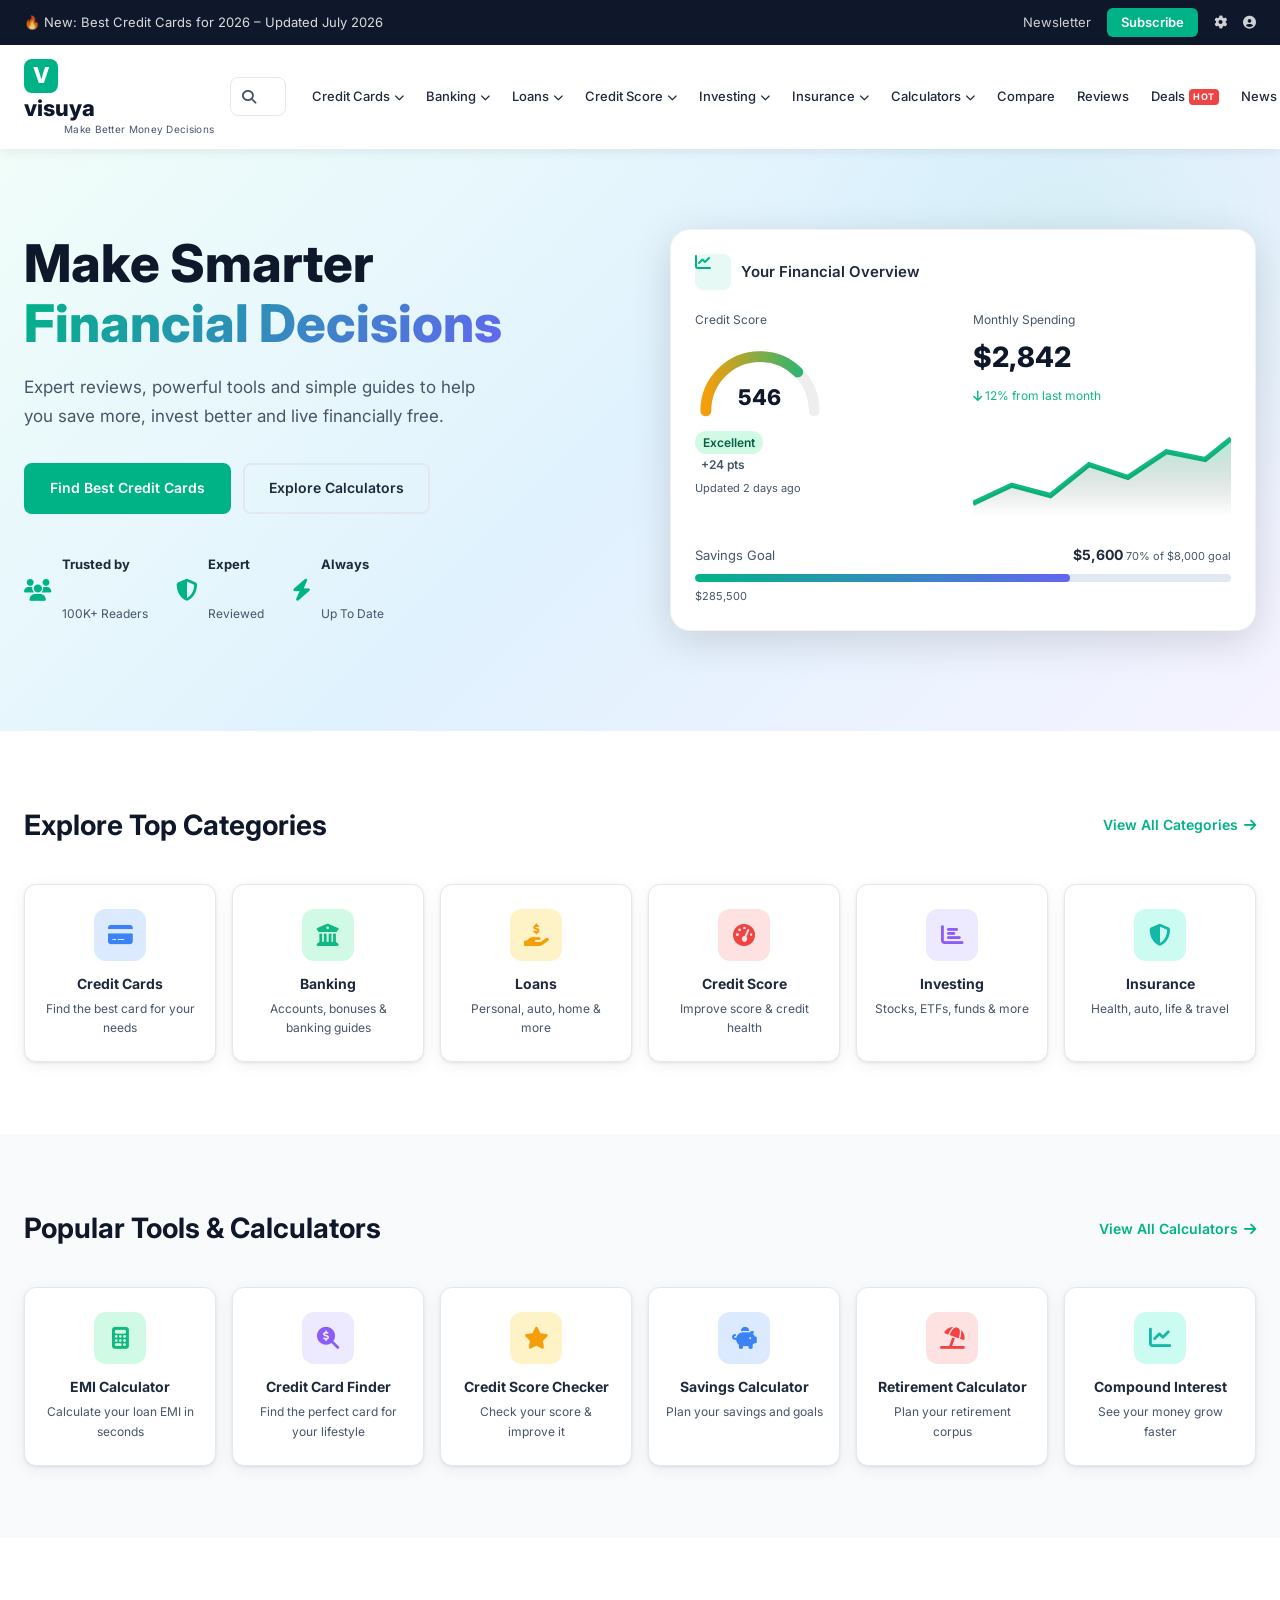
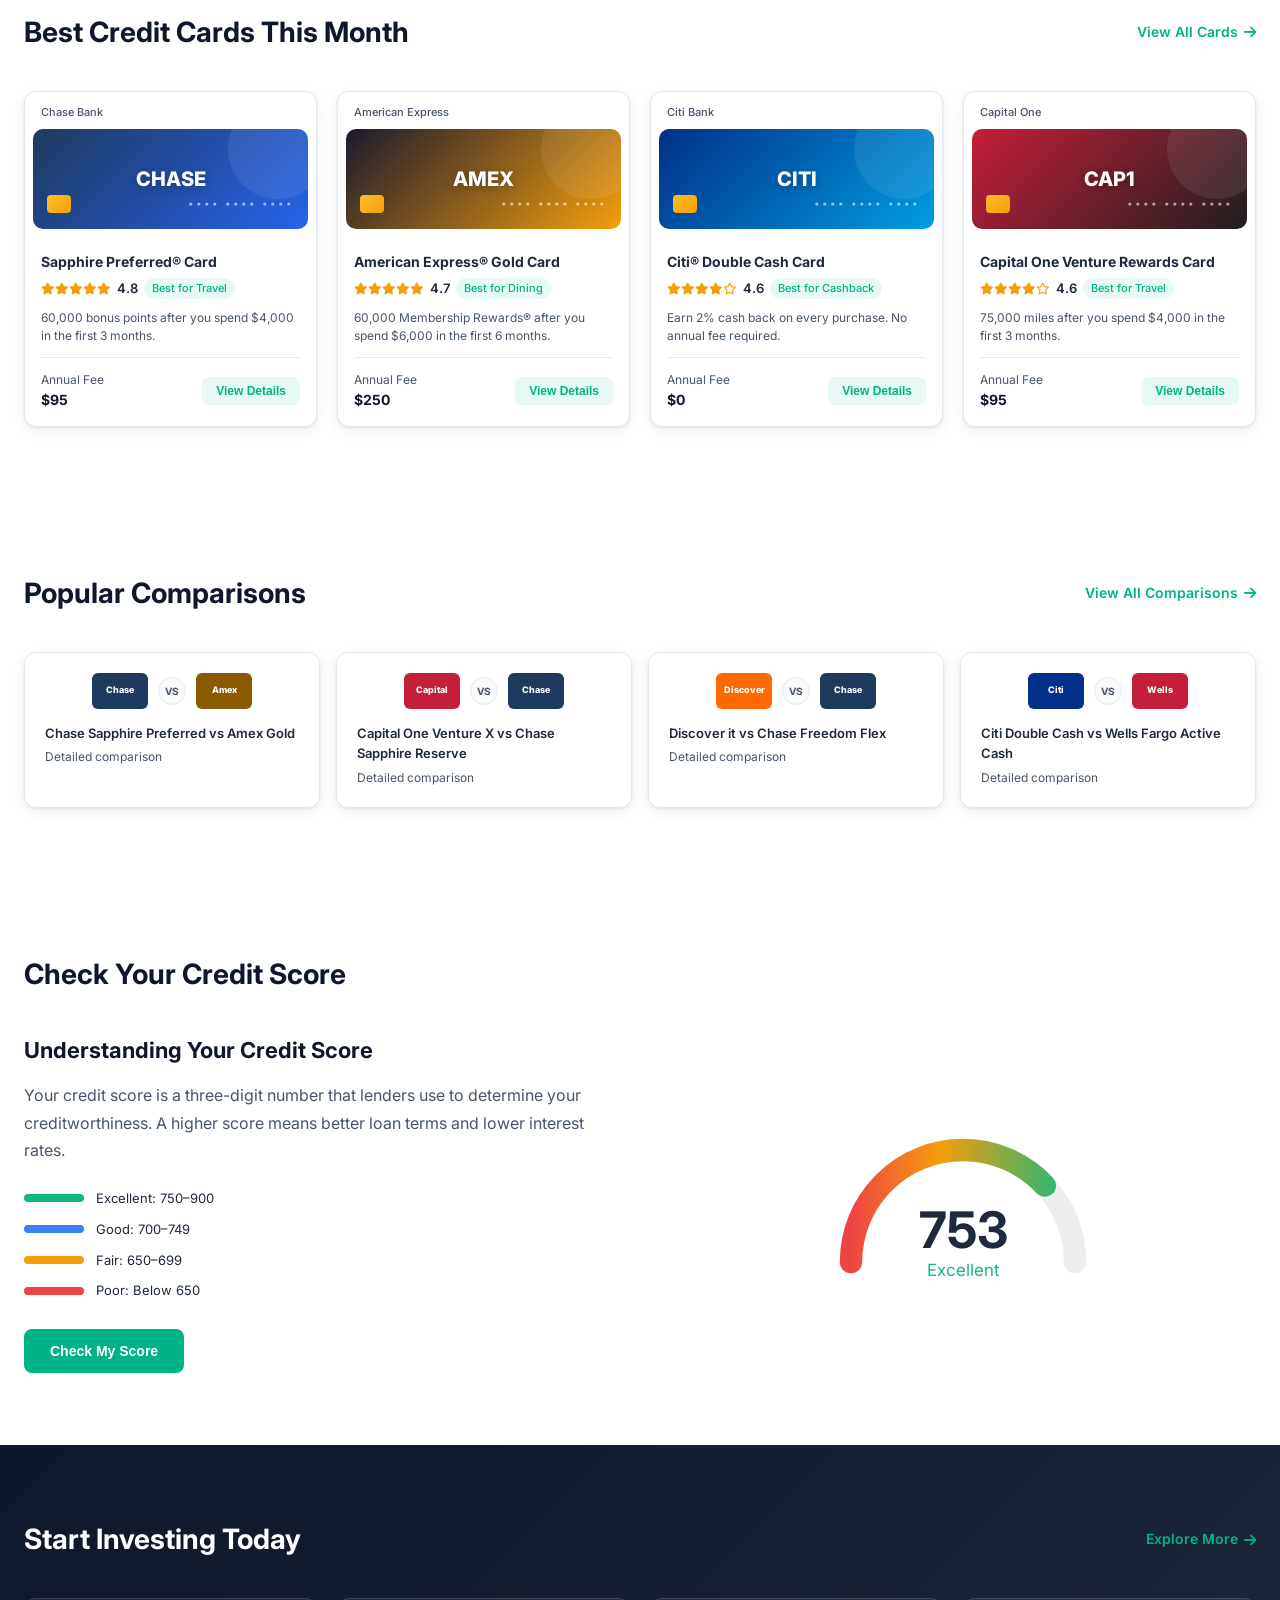
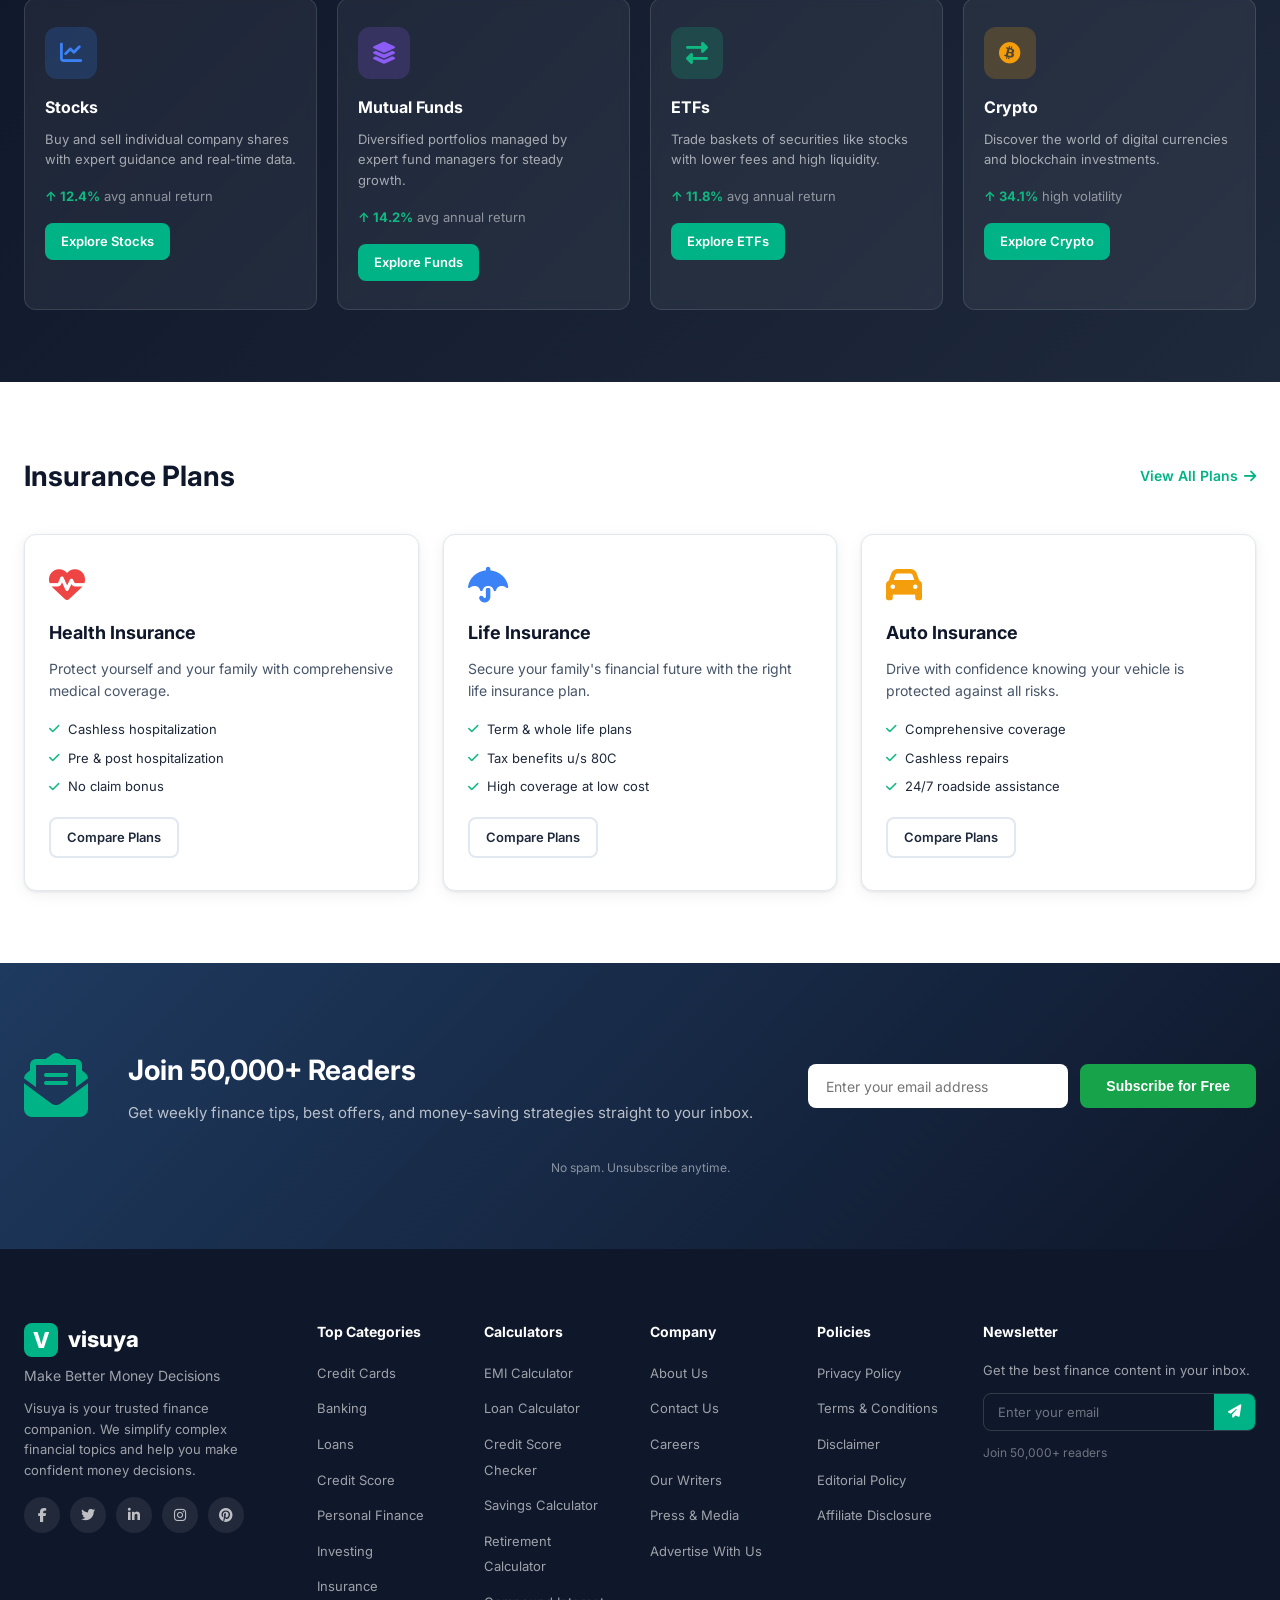
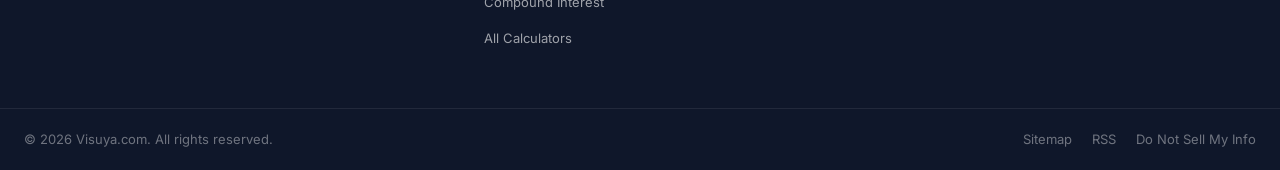
<file: index.html>
<!DOCTYPE html>
<html lang="en">
<head>
  <meta charset="UTF-8" />
  <meta name="viewport" content="width=device-width, initial-scale=1.0" />
  <title>Visuya – Make Better Money Decisions</title>
  <meta name="description" content="Expert reviews, powerful tools and simple guides to help you save more, invest better and live financially free." />
  <link rel="stylesheet" href="style.css" />
  <link href="https://fonts.googleapis.com/css2?family=Inter:wght@300;400;500;600;700;800&display=swap" rel="stylesheet" />
  <link rel="stylesheet" href="https://cdnjs.cloudflare.com/ajax/libs/font-awesome/6.5.0/css/all.min.css" />
</head>
<body>

<!-- ========== TOP BAR ========== -->
<div class="top-bar">
  <div class="container top-bar-inner">
    <span>🔥 New: Best Credit Cards for 2026 – Updated July 2026</span>
    <div class="top-bar-links">
      <a href="#newsletter">Newsletter</a>
      <a href="#subscribe" class="btn-subscribe">Subscribe</a>
      <a href="#"><i class="fas fa-cog"></i></a>
      <a href="#"><i class="fas fa-user-circle"></i></a>
    </div>
  </div>
</div>

<!-- ========== HEADER / NAVBAR ========== -->
<header class="header" id="header">
  <div class="container header-inner">
    <a href="#" class="logo">
      <span class="logo-v">V</span><span class="logo-text">visuya</span>
      <small>Make Better Money Decisions</small>
    </a>

    <div class="search-bar">
      <i class="fas fa-search"></i>
      <input type="text" id="searchInput" placeholder="Search cards, loans, calculators & more..." />
      <div class="search-dropdown" id="searchDropdown"></div>
    </div>

    <nav class="nav-menu" id="navMenu">
      <div class="nav-item dropdown">
        <a href="credit-cards.html">Credit Cards <i class="fas fa-chevron-down"></i></a>
        <div class="dropdown-content">
          <a href="#credit-cards">Best Credit Cards</a>
          <a href="#credit-cards">Travel Cards</a>
          <a href="#credit-cards">Cashback Cards</a>
          <a href="#credit-cards">Dining Cards</a>
          <a href="#credit-cards">No Annual Fee</a>
        </div>
      </div>
      <div class="nav-item dropdown">
        <a href="banking.html">Banking <i class="fas fa-chevron-down"></i></a>
        <div class="dropdown-content">
          <a href="#banking">Savings Accounts</a>
          <a href="#banking">Current Accounts</a>
          <a href="#banking">Fixed Deposits</a>
          <a href="#banking">Digital Banks</a>
        </div>
      </div>
      <div class="nav-item dropdown">
        <a href="loans.html">Loans <i class="fas fa-chevron-down"></i></a>
        <div class="dropdown-content">
          <a href="#loans">Personal Loans</a>
          <a href="#loans">Home Loans</a>
          <a href="#loans">Auto Loans</a>
          <a href="#loans">Education Loans</a>
        </div>
      </div>
      <div class="nav-item dropdown">
        <a href="credit-score.html">Credit Score <i class="fas fa-chevron-down"></i></a>
        <div class="dropdown-content">
          <a href="#credit-score">Check Score</a>
          <a href="#credit-score">Improve Score</a>
          <a href="#credit-score">Score Guide</a>
        </div>
      </div>
      <div class="nav-item dropdown">
        <a href="investing.html">Investing <i class="fas fa-chevron-down"></i></a>
        <div class="dropdown-content">
          <a href="#investing">Stocks</a>
          <a href="#investing">Mutual Funds</a>
          <a href="#investing">ETFs</a>
          <a href="#investing">Crypto</a>
        </div>
      </div>
      <div class="nav-item dropdown">
        <a href="insurance.html">Insurance <i class="fas fa-chevron-down"></i></a>
        <div class="dropdown-content">
          <a href="#insurance">Health Insurance</a>
          <a href="#insurance">Life Insurance</a>
          <a href="#insurance">Auto Insurance</a>
        </div>
      </div>
      <div class="nav-item dropdown">
        <a href="calculators.html">Calculators <i class="fas fa-chevron-down"></i></a>
        <div class="dropdown-content">
          <a href="#calculators">EMI Calculator</a>
          <a href="#calculators">Savings Calculator</a>
          <a href="#calculators">Retirement Calculator</a>
          <a href="#calculators">Compound Interest</a>
        </div>
      </div>
      <div class="nav-item"><a href="compare.html">Compare</a></div>
      <div class="nav-item"><a href="reviews.html">Reviews</a></div>
      <div class="nav-item"><a href="deals.html" class="deals-badge">Deals <span class="hot">HOT</span></a></div>
      <div class="nav-item"><a href="news.html">News</a></div>
    </nav>

    <button class="hamburger" id="hamburger" aria-label="Menu">
      <span></span><span></span><span></span>
    </button>
  </div>
</header>

<!-- ========== HERO SECTION ========== -->
<section class="hero" id="home">
  <div class="container hero-inner">
    <div class="hero-content">
      <h1>Make Smarter<br><span class="highlight">Financial Decisions</span></h1>
      <p>Expert reviews, powerful tools and simple guides to help you save more, invest better and live financially free.</p>
      <div class="hero-buttons">
        <a href="#credit-cards" class="btn btn-primary">Find Best Credit Cards</a>
        <a href="#calculators" class="btn btn-outline">Explore Calculators</a>
      </div>
      <div class="hero-trust">
        <div class="trust-item">
          <i class="fas fa-users"></i>
          <div><strong>Trusted by</strong><br><small>100K+ Readers</small></div>
        </div>
        <div class="trust-item">
          <i class="fas fa-shield-alt"></i>
          <div><strong>Expert</strong><br><small>Reviewed</small></div>
        </div>
        <div class="trust-item">
          <i class="fas fa-bolt"></i>
          <div><strong>Always</strong><br><small>Up To Date</small></div>
        </div>
      </div>
    </div>

    <div class="hero-widget">
      <div class="widget-card">
        <div class="widget-header">
          <i class="fas fa-chart-line widget-icon"></i>
          <span>Your Financial Overview</span>
        </div>
        <div class="widget-grid">
          <div class="widget-item">
            <small>Credit Score</small>
            <div class="score-gauge">
              <svg viewBox="0 0 120 80" class="gauge-svg">
                <path d="M10,70 A50,50 0 0,1 110,70" fill="none" stroke="#eee" stroke-width="10" stroke-linecap="round"/>
                <path d="M10,70 A50,50 0 0,1 110,70" fill="none" stroke="url(#scoreGrad)" stroke-width="10" stroke-linecap="round"
                  stroke-dasharray="157" stroke-dashoffset="40" class="gauge-fill"/>
                <defs>
                  <linearGradient id="scoreGrad" x1="0%" y1="0%" x2="100%" y2="0%">
                    <stop offset="0%" style="stop-color:#f59e0b"/>
                    <stop offset="100%" style="stop-color:#10b981"/>
                  </linearGradient>
                </defs>
                <text x="60" y="65" text-anchor="middle" class="gauge-number">753</text>
              </svg>
            </div>
            <span class="score-label excellent">Excellent</span>
            <small class="score-change">+24 pts</small>
            <p class="score-updated">Updated 2 days ago</p>
          </div>
          <div class="widget-item">
            <small>Monthly Spending</small>
            <div class="spending-amount">$2,842</div>
            <div class="spending-change negative"><i class="fas fa-arrow-down"></i> 12% from last month</div>
            <div class="mini-chart">
              <svg viewBox="0 0 100 40" class="sparkline">
                <polyline points="0,35 15,28 30,32 45,20 60,25 75,15 90,18 100,10" fill="none" stroke="#10b981" stroke-width="2"/>
                <polyline points="0,35 15,28 30,32 45,20 60,25 75,15 90,18 100,10 100,40 0,40" fill="url(#chartGrad)" opacity="0.3"/>
                <defs>
                  <linearGradient id="chartGrad" x1="0" y1="0" x2="0" y2="1">
                    <stop offset="0%" style="stop-color:#10b981"/>
                    <stop offset="100%" style="stop-color:transparent"/>
                  </linearGradient>
                </defs>
              </svg>
            </div>
          </div>
        </div>
        <div class="widget-savings">
          <div class="savings-header">
            <span>Savings Goal</span>
            <span class="savings-amount">$5,600 <small>70% of $8,000 goal</small></span>
          </div>
          <div class="progress-bar">
            <div class="progress-fill" style="width: 70%"></div>
          </div>
          <div class="savings-footer">
            <span>$285,500</span>
          </div>
        </div>
      </div>
    </div>
  </div>
</section>

<!-- ========== CATEGORIES SECTION ========== -->
<section class="section categories-section" id="categories">
  <div class="container">
    <div class="section-header">
      <h2>Explore Top Categories</h2>
      <a href="#" class="view-all">View All Categories <i class="fas fa-arrow-right"></i></a>
    </div>
    <div class="categories-grid">
      <a href="#credit-cards" class="category-card">
        <div class="cat-icon blue"><i class="fas fa-credit-card"></i></div>
        <h3>Credit Cards</h3>
        <p>Find the best card for your needs</p>
      </a>
      <a href="#banking" class="category-card">
        <div class="cat-icon green"><i class="fas fa-university"></i></div>
        <h3>Banking</h3>
        <p>Accounts, bonuses & banking guides</p>
      </a>
      <a href="#loans" class="category-card">
        <div class="cat-icon orange"><i class="fas fa-hand-holding-usd"></i></div>
        <h3>Loans</h3>
        <p>Personal, auto, home & more</p>
      </a>
      <a href="#credit-score" class="category-card">
        <div class="cat-icon red"><i class="fas fa-tachometer-alt"></i></div>
        <h3>Credit Score</h3>
        <p>Improve score & credit health</p>
      </a>
      <a href="#investing" class="category-card">
        <div class="cat-icon purple"><i class="fas fa-chart-bar"></i></div>
        <h3>Investing</h3>
        <p>Stocks, ETFs, funds & more</p>
      </a>
      <a href="#insurance" class="category-card">
        <div class="cat-icon teal"><i class="fas fa-shield-alt"></i></div>
        <h3>Insurance</h3>
        <p>Health, auto, life & travel</p>
      </a>
    </div>
  </div>
</section>

<!-- ========== TOOLS & CALCULATORS ========== -->
<section class="section tools-section" id="calculators">
  <div class="container">
    <div class="section-header">
      <h2>Popular Tools &amp; Calculators</h2>
      <a href="#" class="view-all">View All Calculators <i class="fas fa-arrow-right"></i></a>
    </div>
    <div class="tools-grid">
      <div class="tool-card" onclick="openCalculator('emi')">
        <div class="tool-icon green"><i class="fas fa-calculator"></i></div>
        <h3>EMI Calculator</h3>
        <p>Calculate your loan EMI in seconds</p>
      </div>
      <div class="tool-card" onclick="openCalculator('finder')">
        <div class="tool-icon purple"><i class="fas fa-search-dollar"></i></div>
        <h3>Credit Card Finder</h3>
        <p>Find the perfect card for your lifestyle</p>
      </div>
      <div class="tool-card" onclick="openCalculator('score')">
        <div class="tool-icon orange"><i class="fas fa-star"></i></div>
        <h3>Credit Score Checker</h3>
        <p>Check your score & improve it</p>
      </div>
      <div class="tool-card" onclick="openCalculator('savings')">
        <div class="tool-icon blue"><i class="fas fa-piggy-bank"></i></div>
        <h3>Savings Calculator</h3>
        <p>Plan your savings and goals</p>
      </div>
      <div class="tool-card" onclick="openCalculator('retirement')">
        <div class="tool-icon red"><i class="fas fa-umbrella-beach"></i></div>
        <h3>Retirement Calculator</h3>
        <p>Plan your retirement corpus</p>
      </div>
      <div class="tool-card" onclick="openCalculator('compound')">
        <div class="tool-icon teal"><i class="fas fa-chart-line"></i></div>
        <h3>Compound Interest</h3>
        <p>See your money grow faster</p>
      </div>
    </div>
  </div>
</section>

<!-- ========== CALCULATOR MODAL ========== -->
<div class="modal-overlay" id="calcModal">
  <div class="modal-box">
    <button class="modal-close" onclick="closeCalculator()"><i class="fas fa-times"></i></button>
    <div id="calcContent"></div>
  </div>
</div>

<!-- ========== BEST CREDIT CARDS ========== -->
<section class="section cards-section" id="credit-cards">
  <div class="container">
    <div class="section-header">
      <h2>Best Credit Cards This Month</h2>
      <a href="#" class="view-all">View All Cards <i class="fas fa-arrow-right"></i></a>
    </div>
    <div class="cards-grid" id="cardsGrid">
      <!-- JS Rendered -->
    </div>
  </div>
</section>

<!-- ========== POPULAR COMPARISONS ========== -->
<section class="section comparisons-section" id="comparisons">
  <div class="container">
    <div class="section-header">
      <h2>Popular Comparisons</h2>
      <a href="#" class="view-all">View All Comparisons <i class="fas fa-arrow-right"></i></a>
    </div>
    <div class="comparisons-grid" id="comparisonsGrid">
      <!-- JS Rendered -->
    </div>
  </div>
</section>

<!-- ========== CREDIT SCORE SECTION ========== -->
<section class="section" id="credit-score">
  <div class="container">
    <div class="section-header">
      <h2>Check Your Credit Score</h2>
    </div>
    <div class="score-section">
      <div class="score-info">
        <h3>Understanding Your Credit Score</h3>
        <p>Your credit score is a three-digit number that lenders use to determine your creditworthiness. A higher score means better loan terms and lower interest rates.</p>
        <div class="score-ranges">
          <div class="range-item">
            <div class="range-bar excellent-bar"></div>
            <span>Excellent: 750–900</span>
          </div>
          <div class="range-item">
            <div class="range-bar good-bar"></div>
            <span>Good: 700–749</span>
          </div>
          <div class="range-item">
            <div class="range-bar fair-bar"></div>
            <span>Fair: 650–699</span>
          </div>
          <div class="range-item">
            <div class="range-bar poor-bar"></div>
            <span>Poor: Below 650</span>
          </div>
        </div>
        <button class="btn btn-primary" onclick="openCalculator('score')">Check My Score</button>
      </div>
      <div class="score-visual">
        <div class="big-gauge">
          <svg viewBox="0 0 200 130" width="100%">
            <path d="M20,110 A80,80 0 0,1 180,110" fill="none" stroke="#eee" stroke-width="16" stroke-linecap="round"/>
            <path d="M20,110 A80,80 0 0,1 180,110" fill="none" stroke="url(#bigGrad)" stroke-width="16" stroke-linecap="round"
              stroke-dasharray="251" stroke-dashoffset="60" class="gauge-fill-anim"/>
            <defs>
              <linearGradient id="bigGrad" x1="0%" y1="0%" x2="100%" y2="0%">
                <stop offset="0%" style="stop-color:#ef4444"/>
                <stop offset="40%" style="stop-color:#f59e0b"/>
                <stop offset="100%" style="stop-color:#10b981"/>
              </linearGradient>
            </defs>
            <text x="100" y="100" text-anchor="middle" font-size="36" font-weight="700" fill="#1e293b">753</text>
            <text x="100" y="120" text-anchor="middle" font-size="12" fill="#10b981">Excellent</text>
          </svg>
        </div>
      </div>
    </div>
  </div>
</section>

<!-- ========== INVESTING SECTION ========== -->
<section class="section investing-section" id="investing">
  <div class="container">
    <div class="section-header">
      <h2>Start Investing Today</h2>
      <a href="#" class="view-all">Explore More <i class="fas fa-arrow-right"></i></a>
    </div>
    <div class="investing-grid">
      <div class="invest-card">
        <div class="invest-icon stocks"><i class="fas fa-chart-line"></i></div>
        <h3>Stocks</h3>
        <p>Buy and sell individual company shares with expert guidance and real-time data.</p>
        <div class="invest-stat"><span class="up">↑ 12.4%</span> avg annual return</div>
        <a href="#" class="btn btn-sm">Explore Stocks</a>
      </div>
      <div class="invest-card">
        <div class="invest-icon mf"><i class="fas fa-layer-group"></i></div>
        <h3>Mutual Funds</h3>
        <p>Diversified portfolios managed by expert fund managers for steady growth.</p>
        <div class="invest-stat"><span class="up">↑ 14.2%</span> avg annual return</div>
        <a href="#" class="btn btn-sm">Explore Funds</a>
      </div>
      <div class="invest-card">
        <div class="invest-icon etf"><i class="fas fa-exchange-alt"></i></div>
        <h3>ETFs</h3>
        <p>Trade baskets of securities like stocks with lower fees and high liquidity.</p>
        <div class="invest-stat"><span class="up">↑ 11.8%</span> avg annual return</div>
        <a href="#" class="btn btn-sm">Explore ETFs</a>
      </div>
      <div class="invest-card">
        <div class="invest-icon crypto"><i class="fab fa-bitcoin"></i></div>
        <h3>Crypto</h3>
        <p>Discover the world of digital currencies and blockchain investments.</p>
        <div class="invest-stat"><span class="up">↑ 34.1%</span> high volatility</div>
        <a href="#" class="btn btn-sm">Explore Crypto</a>
      </div>
    </div>
  </div>
</section>

<!-- ========== INSURANCE SECTION ========== -->
<section class="section" id="insurance">
  <div class="container">
    <div class="section-header">
      <h2>Insurance Plans</h2>
      <a href="#" class="view-all">View All Plans <i class="fas fa-arrow-right"></i></a>
    </div>
    <div class="insurance-grid">
      <div class="insurance-card">
        <i class="fas fa-heartbeat ins-icon health"></i>
        <h3>Health Insurance</h3>
        <p>Protect yourself and your family with comprehensive medical coverage.</p>
        <ul>
          <li><i class="fas fa-check"></i> Cashless hospitalization</li>
          <li><i class="fas fa-check"></i> Pre & post hospitalization</li>
          <li><i class="fas fa-check"></i> No claim bonus</li>
        </ul>
        <a href="#" class="btn btn-outline btn-sm">Compare Plans</a>
      </div>
      <div class="insurance-card">
        <i class="fas fa-umbrella ins-icon life"></i>
        <h3>Life Insurance</h3>
        <p>Secure your family's financial future with the right life insurance plan.</p>
        <ul>
          <li><i class="fas fa-check"></i> Term & whole life plans</li>
          <li><i class="fas fa-check"></i> Tax benefits u/s 80C</li>
          <li><i class="fas fa-check"></i> High coverage at low cost</li>
        </ul>
        <a href="#" class="btn btn-outline btn-sm">Compare Plans</a>
      </div>
      <div class="insurance-card">
        <i class="fas fa-car ins-icon auto"></i>
        <h3>Auto Insurance</h3>
        <p>Drive with confidence knowing your vehicle is protected against all risks.</p>
        <ul>
          <li><i class="fas fa-check"></i> Comprehensive coverage</li>
          <li><i class="fas fa-check"></i> Cashless repairs</li>
          <li><i class="fas fa-check"></i> 24/7 roadside assistance</li>
        </ul>
        <a href="#" class="btn btn-outline btn-sm">Compare Plans</a>
      </div>
    </div>
  </div>
</section>

<!-- ========== NEWSLETTER SECTION ========== -->
<section class="newsletter-section" id="newsletter">
  <div class="container newsletter-inner">
    <div class="newsletter-icon">
      <i class="fas fa-envelope-open-text"></i>
    </div>
    <div class="newsletter-content">
      <h2>Join 50,000+ Readers</h2>
      <p>Get weekly finance tips, best offers, and money-saving strategies straight to your inbox.</p>
    </div>
    <form class="newsletter-form" id="newsletterForm" onsubmit="handleNewsletterSubmit(event)">
      <input type="email" id="emailInput" placeholder="Enter your email address" required />
      <button type="submit" class="btn btn-green">Subscribe for Free</button>
    </form>
    <p class="newsletter-note">No spam. Unsubscribe anytime.</p>
  </div>
</section>

<!-- ========== FOOTER ========== -->
<footer class="footer" id="footer">
  <div class="container footer-inner">
    <div class="footer-brand">
      <a href="#" class="logo footer-logo">
        <span class="logo-v">V</span><span class="logo-text">visuya</span>
      </a>
      <p>Make Better Money Decisions</p>
      <p class="footer-desc">Visuya is your trusted finance companion. We simplify complex financial topics and help you make confident money decisions.</p>
      <div class="social-links">
        <a href="#"><i class="fab fa-facebook-f"></i></a>
        <a href="#"><i class="fab fa-twitter"></i></a>
        <a href="#"><i class="fab fa-linkedin-in"></i></a>
        <a href="#"><i class="fab fa-instagram"></i></a>
        <a href="#"><i class="fab fa-pinterest"></i></a>
      </div>
    </div>
    <div class="footer-col">
      <h4>Top Categories</h4>
      <ul>
        <li><a href="credit-cards.html">Credit Cards</a></li>
        <li><a href="banking.html">Banking</a></li>
        <li><a href="loans.html">Loans</a></li>
        <li><a href="credit-score.html">Credit Score</a></li>
        <li><a href="index.html">Personal Finance</a></li>
        <li><a href="investing.html">Investing</a></li>
        <li><a href="insurance.html">Insurance</a></li>
      </ul>
    </div>
    <div class="footer-col">
      <h4>Calculators</h4>
      <ul>
        <li><a href="#" onclick="openCalculator('emi')">EMI Calculator</a></li>
        <li><a href="#" onclick="openCalculator('savings')">Loan Calculator</a></li>
        <li><a href="#" onclick="openCalculator('score')">Credit Score Checker</a></li>
        <li><a href="#" onclick="openCalculator('savings')">Savings Calculator</a></li>
        <li><a href="#" onclick="openCalculator('retirement')">Retirement Calculator</a></li>
        <li><a href="#" onclick="openCalculator('compound')">Compound Interest</a></li>
        <li><a href="#calculators">All Calculators</a></li>
      </ul>
    </div>
    <div class="footer-col">
      <h4>Company</h4>
      <ul>
        <li><a href="#about">About Us</a></li>
        <li><a href="#contact">Contact Us</a></li>
        <li><a href="#">Careers</a></li>
        <li><a href="#">Our Writers</a></li>
        <li><a href="#">Press &amp; Media</a></li>
        <li><a href="#">Advertise With Us</a></li>
      </ul>
    </div>
    <div class="footer-col">
      <h4>Policies</h4>
      <ul>
        <li><a href="#">Privacy Policy</a></li>
        <li><a href="#">Terms &amp; Conditions</a></li>
        <li><a href="#">Disclaimer</a></li>
        <li><a href="#">Editorial Policy</a></li>
        <li><a href="#">Affiliate Disclosure</a></li>
      </ul>
    </div>
    <div class="footer-col">
      <h4>Newsletter</h4>
      <p>Get the best finance content in your inbox.</p>
      <form class="footer-newsletter" onsubmit="handleNewsletterSubmit(event)">
        <input type="email" placeholder="Enter your email" required />
        <button type="submit"><i class="fas fa-paper-plane"></i></button>
      </form>
      <small>Join 50,000+ readers</small>
    </div>
  </div>
  <div class="footer-bottom">
    <div class="container footer-bottom-inner">
      <span>© 2026 Visuya.com. All rights reserved.</span>
      <div class="footer-bottom-links">
        <a href="#">Sitemap</a>
        <a href="#">RSS</a>
        <a href="#">Do Not Sell My Info</a>
      </div>
    </div>
  </div>
</footer>

<!-- ========== BACK TO TOP ========== -->
<button class="back-to-top" id="backToTop" onclick="scrollToTop()">
  <i class="fas fa-chevron-up"></i>
</button>

<!-- ========== TOAST ========== -->
<div class="toast" id="toast"></div>

<script src="app.js"></script>
</body>
</html>
</file>
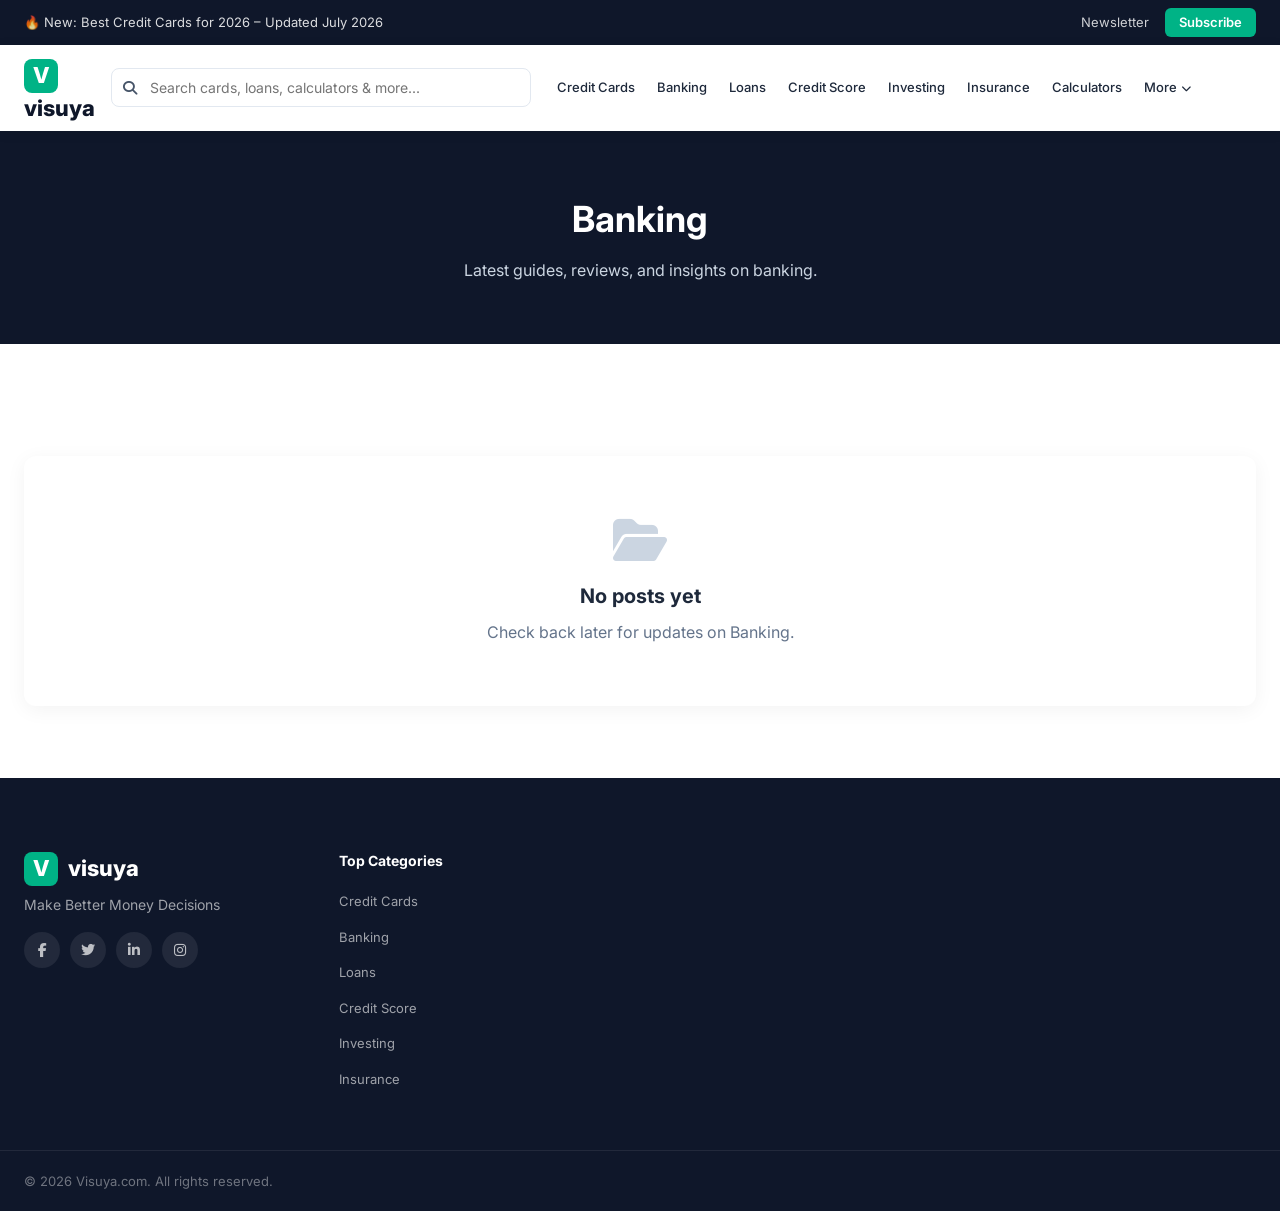
<file: banking.html>
<!DOCTYPE html>
<html lang="en">
<head>
  <meta charset="UTF-8" />
  <meta name="viewport" content="width=device-width, initial-scale=1.0" />
  <title>Banking – Visuya</title>
  <link rel="stylesheet" href="style.css" />
  <link rel="stylesheet" href="blog.css" />
  <link href="https://fonts.googleapis.com/css2?family=Inter:wght@300;400;500;600;700;800&display=swap" rel="stylesheet" />
  <link rel="stylesheet" href="https://cdnjs.cloudflare.com/ajax/libs/font-awesome/6.5.0/css/all.min.css" />
</head>
<body>

<!-- ========== TOP BAR ========== -->
<div class="top-bar">
  <div class="container top-bar-inner">
    <span>🔥 New: Best Credit Cards for 2026 – Updated July 2026</span>
    <div class="top-bar-links">
      <a href="index.html#newsletter">Newsletter</a>
      <a href="index.html#subscribe" class="btn-subscribe">Subscribe</a>
    </div>
  </div>
</div>

<!-- ========== HEADER / NAVBAR ========== -->
<header class="header" id="header">
  <div class="container header-inner">
    <a href="index.html" class="logo">
      <span class="logo-v">V</span><span class="logo-text">visuya</span>
    </a>

    <div class="search-bar">
      <i class="fas fa-search"></i>
      <input type="text" id="searchInput" placeholder="Search cards, loans, calculators & more..." />
      <div class="search-dropdown" id="searchDropdown"></div>
    </div>

    <nav class="nav-menu" id="navMenu">
      <div class="nav-item"><a href="credit-cards.html">Credit Cards</a></div>
      <div class="nav-item"><a href="banking.html">Banking</a></div>
      <div class="nav-item"><a href="loans.html">Loans</a></div>
      <div class="nav-item"><a href="credit-score.html">Credit Score</a></div>
      <div class="nav-item"><a href="investing.html">Investing</a></div>
      <div class="nav-item"><a href="insurance.html">Insurance</a></div>
      <div class="nav-item"><a href="calculators.html">Calculators</a></div>
      <div class="nav-item dropdown">
        <a href="#">More <i class="fas fa-chevron-down"></i></a>
        <div class="dropdown-content">
          <a href="compare.html">Compare</a>
          <a href="reviews.html">Reviews</a>
          <a href="deals.html">Deals</a>
          <a href="news.html">News</a>
        </div>
      </div>
    </nav>
    <button class="hamburger" id="hamburger" aria-label="Menu">
      <span></span><span></span><span></span>
    </button>
  </div>
</header>

<div class="category-hero" style="background:#0f172a;color:white;padding:60px 0;text-align:center;">
    <div class="container">
        <h1 style="font-size:36px;margin-bottom:10px;">Banking</h1>
        <p style="color:#cbd5e1;font-size:16px;">Latest guides, reviews, and insights on banking.</p>
    </div>
</div>
<section class="section">
    <div class="container">
        <div id="blog-grid" class="blog-grid" data-category="Banking">
            <!-- Posts will be loaded here by blog.js -->
        </div>
    </div>
</section>

<!-- ========== FOOTER ========== -->
<footer class="footer" id="footer">
  <div class="container footer-inner">
    <div class="footer-brand">
      <a href="index.html" class="logo footer-logo">
        <span class="logo-v">V</span><span class="logo-text">visuya</span>
      </a>
      <p>Make Better Money Decisions</p>
      <div class="social-links">
        <a href="#"><i class="fab fa-facebook-f"></i></a>
        <a href="#"><i class="fab fa-twitter"></i></a>
        <a href="#"><i class="fab fa-linkedin-in"></i></a>
        <a href="#"><i class="fab fa-instagram"></i></a>
      </div>
    </div>
    <div class="footer-col">
      <h4>Top Categories</h4>
      <ul>
        <li><a href="credit-cards.html">Credit Cards</a></li>
        <li><a href="banking.html">Banking</a></li>
        <li><a href="loans.html">Loans</a></li>
        <li><a href="credit-score.html">Credit Score</a></li>
        <li><a href="investing.html">Investing</a></li>
        <li><a href="insurance.html">Insurance</a></li>
      </ul>
    </div>
  </div>
  <div class="footer-bottom">
    <div class="container footer-bottom-inner">
      <span>© 2026 Visuya.com. All rights reserved.</span>
    </div>
  </div>
</footer>

<script src="app.js"></script>
<script src="blog.js"></script>
</body>
</html>
</file>
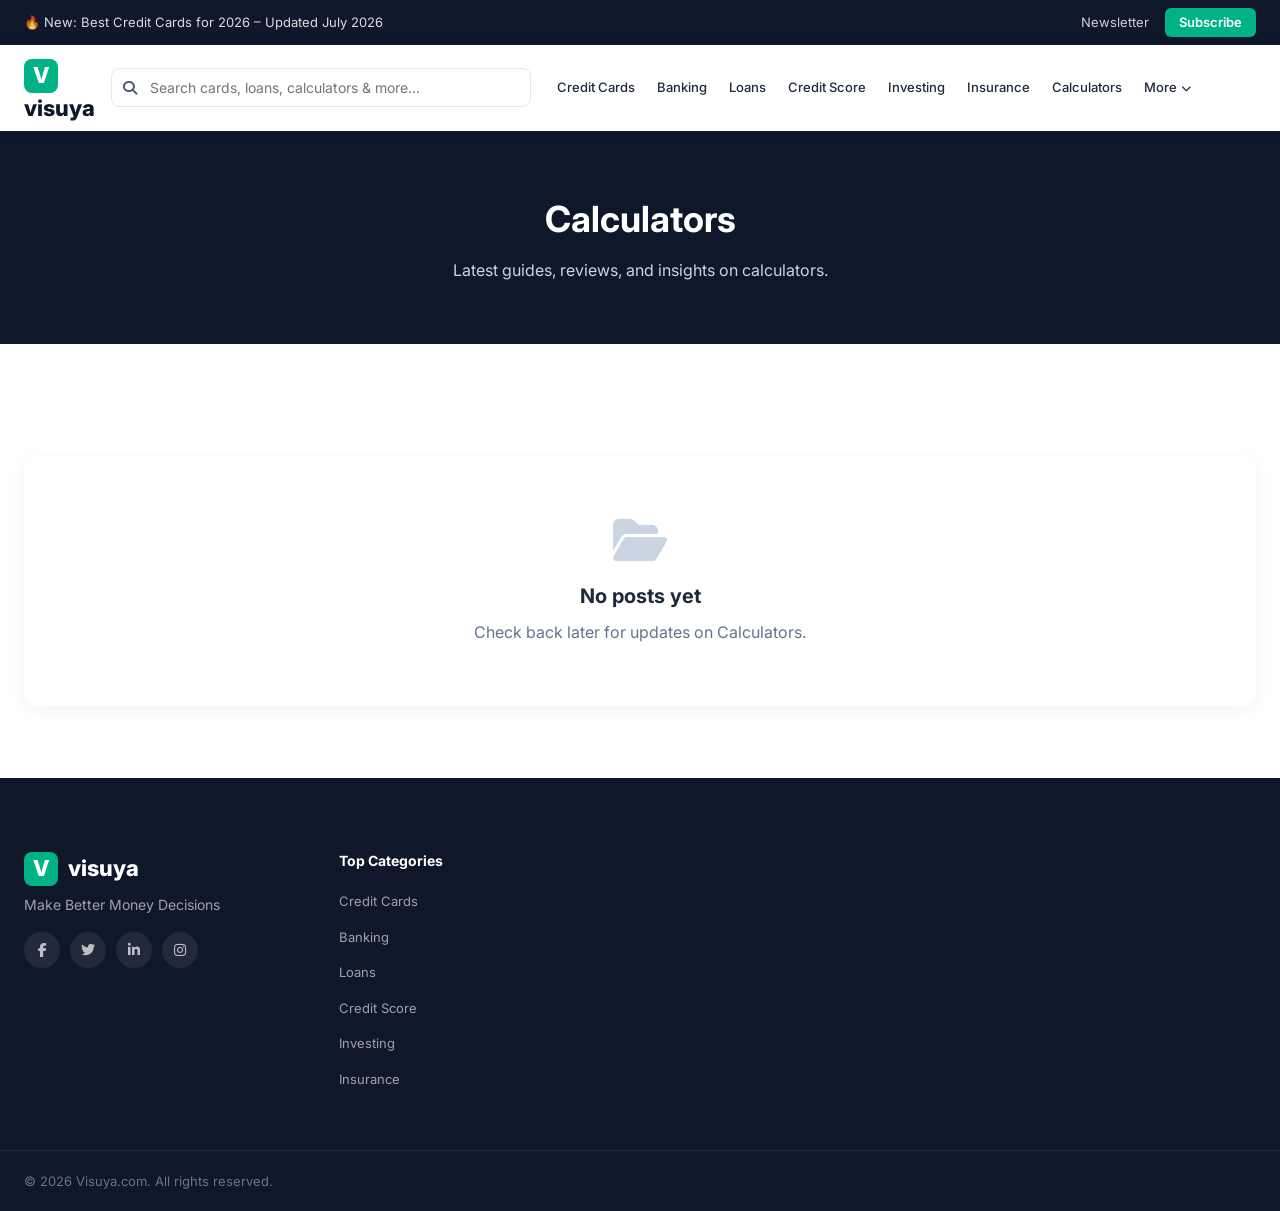
<file: calculators.html>
<!DOCTYPE html>
<html lang="en">
<head>
  <meta charset="UTF-8" />
  <meta name="viewport" content="width=device-width, initial-scale=1.0" />
  <title>Calculators – Visuya</title>
  <link rel="stylesheet" href="style.css" />
  <link rel="stylesheet" href="blog.css" />
  <link href="https://fonts.googleapis.com/css2?family=Inter:wght@300;400;500;600;700;800&display=swap" rel="stylesheet" />
  <link rel="stylesheet" href="https://cdnjs.cloudflare.com/ajax/libs/font-awesome/6.5.0/css/all.min.css" />
</head>
<body>

<!-- ========== TOP BAR ========== -->
<div class="top-bar">
  <div class="container top-bar-inner">
    <span>🔥 New: Best Credit Cards for 2026 – Updated July 2026</span>
    <div class="top-bar-links">
      <a href="index.html#newsletter">Newsletter</a>
      <a href="index.html#subscribe" class="btn-subscribe">Subscribe</a>
    </div>
  </div>
</div>

<!-- ========== HEADER / NAVBAR ========== -->
<header class="header" id="header">
  <div class="container header-inner">
    <a href="index.html" class="logo">
      <span class="logo-v">V</span><span class="logo-text">visuya</span>
    </a>

    <div class="search-bar">
      <i class="fas fa-search"></i>
      <input type="text" id="searchInput" placeholder="Search cards, loans, calculators & more..." />
      <div class="search-dropdown" id="searchDropdown"></div>
    </div>

    <nav class="nav-menu" id="navMenu">
      <div class="nav-item"><a href="credit-cards.html">Credit Cards</a></div>
      <div class="nav-item"><a href="banking.html">Banking</a></div>
      <div class="nav-item"><a href="loans.html">Loans</a></div>
      <div class="nav-item"><a href="credit-score.html">Credit Score</a></div>
      <div class="nav-item"><a href="investing.html">Investing</a></div>
      <div class="nav-item"><a href="insurance.html">Insurance</a></div>
      <div class="nav-item"><a href="calculators.html">Calculators</a></div>
      <div class="nav-item dropdown">
        <a href="#">More <i class="fas fa-chevron-down"></i></a>
        <div class="dropdown-content">
          <a href="compare.html">Compare</a>
          <a href="reviews.html">Reviews</a>
          <a href="deals.html">Deals</a>
          <a href="news.html">News</a>
        </div>
      </div>
    </nav>
    <button class="hamburger" id="hamburger" aria-label="Menu">
      <span></span><span></span><span></span>
    </button>
  </div>
</header>

<div class="category-hero" style="background:#0f172a;color:white;padding:60px 0;text-align:center;">
    <div class="container">
        <h1 style="font-size:36px;margin-bottom:10px;">Calculators</h1>
        <p style="color:#cbd5e1;font-size:16px;">Latest guides, reviews, and insights on calculators.</p>
    </div>
</div>
<section class="section">
    <div class="container">
        <div id="blog-grid" class="blog-grid" data-category="Calculators">
            <!-- Posts will be loaded here by blog.js -->
        </div>
    </div>
</section>

<!-- ========== FOOTER ========== -->
<footer class="footer" id="footer">
  <div class="container footer-inner">
    <div class="footer-brand">
      <a href="index.html" class="logo footer-logo">
        <span class="logo-v">V</span><span class="logo-text">visuya</span>
      </a>
      <p>Make Better Money Decisions</p>
      <div class="social-links">
        <a href="#"><i class="fab fa-facebook-f"></i></a>
        <a href="#"><i class="fab fa-twitter"></i></a>
        <a href="#"><i class="fab fa-linkedin-in"></i></a>
        <a href="#"><i class="fab fa-instagram"></i></a>
      </div>
    </div>
    <div class="footer-col">
      <h4>Top Categories</h4>
      <ul>
        <li><a href="credit-cards.html">Credit Cards</a></li>
        <li><a href="banking.html">Banking</a></li>
        <li><a href="loans.html">Loans</a></li>
        <li><a href="credit-score.html">Credit Score</a></li>
        <li><a href="investing.html">Investing</a></li>
        <li><a href="insurance.html">Insurance</a></li>
      </ul>
    </div>
  </div>
  <div class="footer-bottom">
    <div class="container footer-bottom-inner">
      <span>© 2026 Visuya.com. All rights reserved.</span>
    </div>
  </div>
</footer>

<script src="app.js"></script>
<script src="blog.js"></script>
</body>
</html>
</file>
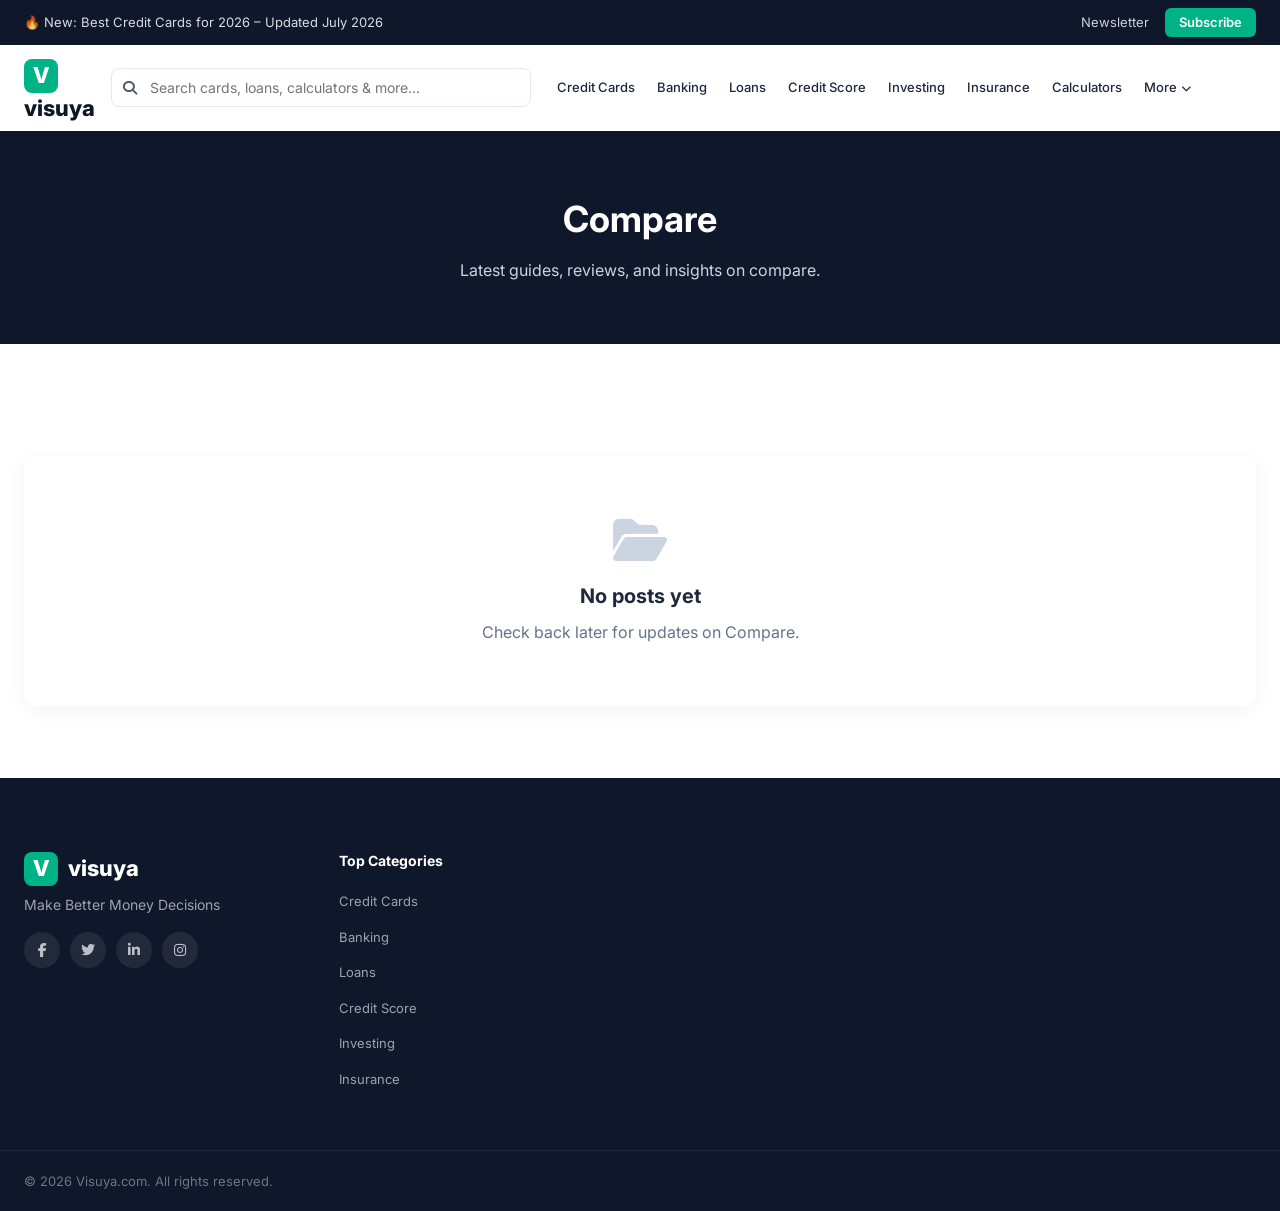
<file: compare.html>
<!DOCTYPE html>
<html lang="en">
<head>
  <meta charset="UTF-8" />
  <meta name="viewport" content="width=device-width, initial-scale=1.0" />
  <title>Compare – Visuya</title>
  <link rel="stylesheet" href="style.css" />
  <link rel="stylesheet" href="blog.css" />
  <link href="https://fonts.googleapis.com/css2?family=Inter:wght@300;400;500;600;700;800&display=swap" rel="stylesheet" />
  <link rel="stylesheet" href="https://cdnjs.cloudflare.com/ajax/libs/font-awesome/6.5.0/css/all.min.css" />
</head>
<body>

<!-- ========== TOP BAR ========== -->
<div class="top-bar">
  <div class="container top-bar-inner">
    <span>🔥 New: Best Credit Cards for 2026 – Updated July 2026</span>
    <div class="top-bar-links">
      <a href="index.html#newsletter">Newsletter</a>
      <a href="index.html#subscribe" class="btn-subscribe">Subscribe</a>
    </div>
  </div>
</div>

<!-- ========== HEADER / NAVBAR ========== -->
<header class="header" id="header">
  <div class="container header-inner">
    <a href="index.html" class="logo">
      <span class="logo-v">V</span><span class="logo-text">visuya</span>
    </a>

    <div class="search-bar">
      <i class="fas fa-search"></i>
      <input type="text" id="searchInput" placeholder="Search cards, loans, calculators & more..." />
      <div class="search-dropdown" id="searchDropdown"></div>
    </div>

    <nav class="nav-menu" id="navMenu">
      <div class="nav-item"><a href="credit-cards.html">Credit Cards</a></div>
      <div class="nav-item"><a href="banking.html">Banking</a></div>
      <div class="nav-item"><a href="loans.html">Loans</a></div>
      <div class="nav-item"><a href="credit-score.html">Credit Score</a></div>
      <div class="nav-item"><a href="investing.html">Investing</a></div>
      <div class="nav-item"><a href="insurance.html">Insurance</a></div>
      <div class="nav-item"><a href="calculators.html">Calculators</a></div>
      <div class="nav-item dropdown">
        <a href="#">More <i class="fas fa-chevron-down"></i></a>
        <div class="dropdown-content">
          <a href="compare.html">Compare</a>
          <a href="reviews.html">Reviews</a>
          <a href="deals.html">Deals</a>
          <a href="news.html">News</a>
        </div>
      </div>
    </nav>
    <button class="hamburger" id="hamburger" aria-label="Menu">
      <span></span><span></span><span></span>
    </button>
  </div>
</header>

<div class="category-hero" style="background:#0f172a;color:white;padding:60px 0;text-align:center;">
    <div class="container">
        <h1 style="font-size:36px;margin-bottom:10px;">Compare</h1>
        <p style="color:#cbd5e1;font-size:16px;">Latest guides, reviews, and insights on compare.</p>
    </div>
</div>
<section class="section">
    <div class="container">
        <div id="blog-grid" class="blog-grid" data-category="Compare">
            <!-- Posts will be loaded here by blog.js -->
        </div>
    </div>
</section>

<!-- ========== FOOTER ========== -->
<footer class="footer" id="footer">
  <div class="container footer-inner">
    <div class="footer-brand">
      <a href="index.html" class="logo footer-logo">
        <span class="logo-v">V</span><span class="logo-text">visuya</span>
      </a>
      <p>Make Better Money Decisions</p>
      <div class="social-links">
        <a href="#"><i class="fab fa-facebook-f"></i></a>
        <a href="#"><i class="fab fa-twitter"></i></a>
        <a href="#"><i class="fab fa-linkedin-in"></i></a>
        <a href="#"><i class="fab fa-instagram"></i></a>
      </div>
    </div>
    <div class="footer-col">
      <h4>Top Categories</h4>
      <ul>
        <li><a href="credit-cards.html">Credit Cards</a></li>
        <li><a href="banking.html">Banking</a></li>
        <li><a href="loans.html">Loans</a></li>
        <li><a href="credit-score.html">Credit Score</a></li>
        <li><a href="investing.html">Investing</a></li>
        <li><a href="insurance.html">Insurance</a></li>
      </ul>
    </div>
  </div>
  <div class="footer-bottom">
    <div class="container footer-bottom-inner">
      <span>© 2026 Visuya.com. All rights reserved.</span>
    </div>
  </div>
</footer>

<script src="app.js"></script>
<script src="blog.js"></script>
</body>
</html>
</file>
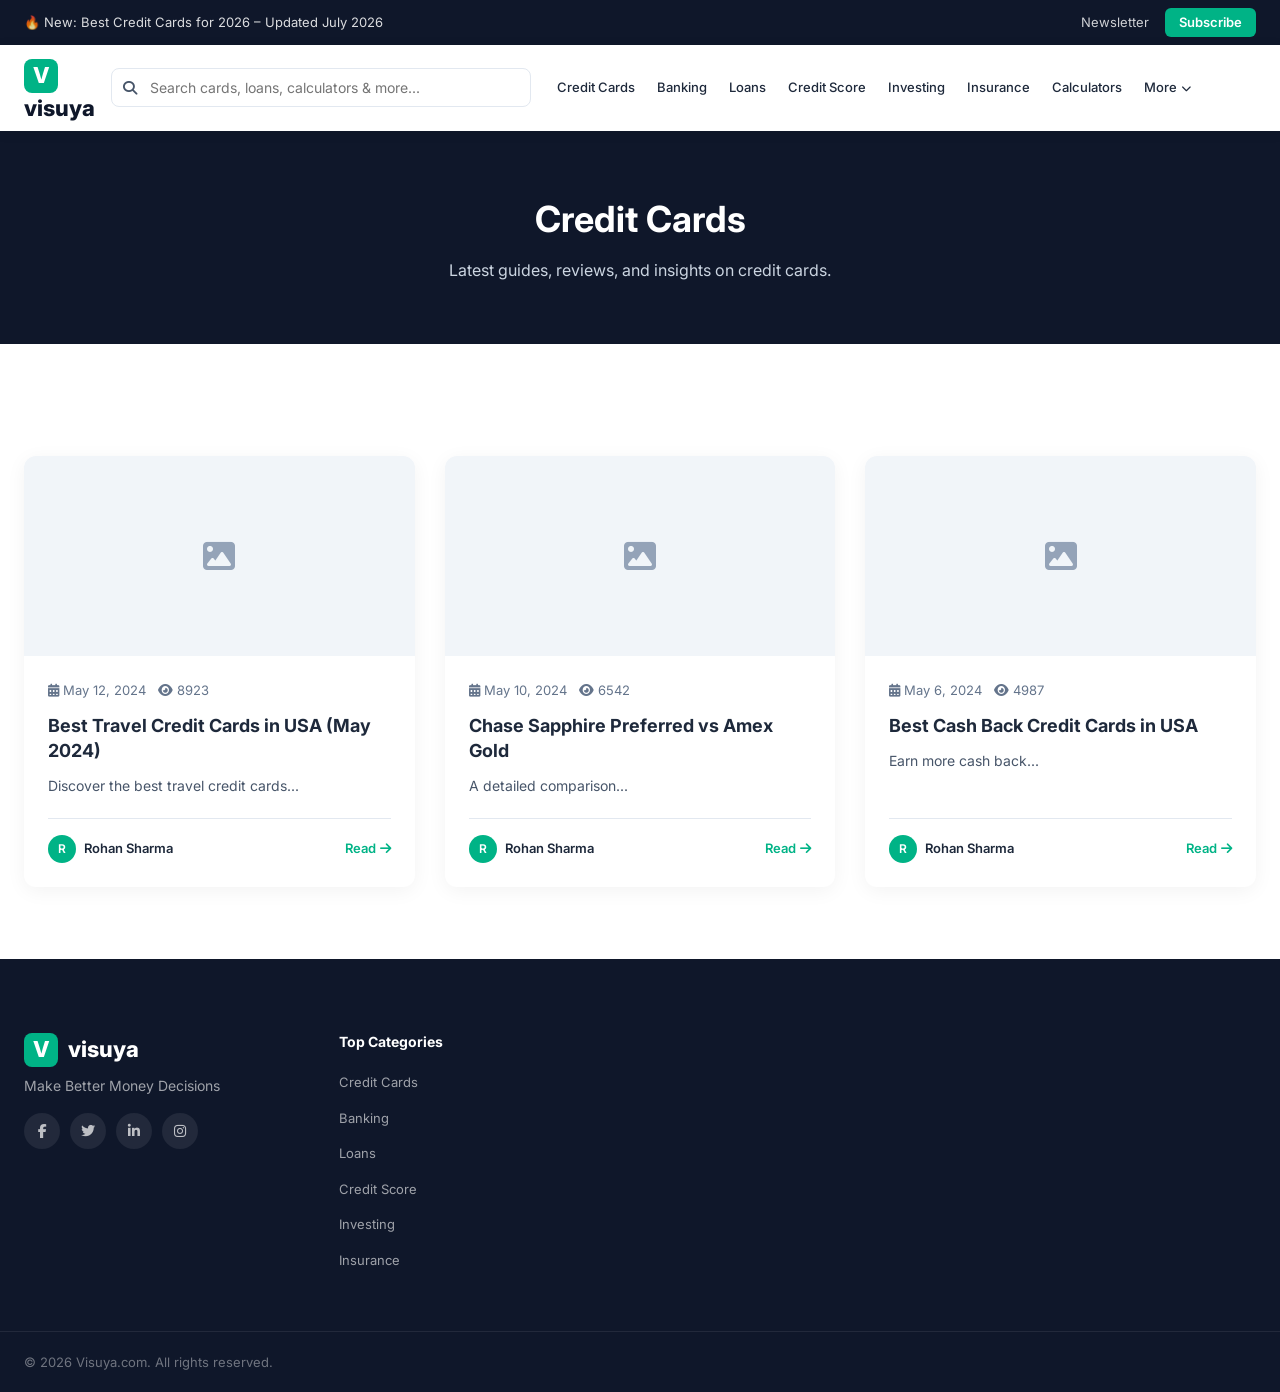
<file: credit-cards.html>
<!DOCTYPE html>
<html lang="en">
<head>
  <meta charset="UTF-8" />
  <meta name="viewport" content="width=device-width, initial-scale=1.0" />
  <title>Credit Cards – Visuya</title>
  <link rel="stylesheet" href="style.css" />
  <link rel="stylesheet" href="blog.css" />
  <link href="https://fonts.googleapis.com/css2?family=Inter:wght@300;400;500;600;700;800&display=swap" rel="stylesheet" />
  <link rel="stylesheet" href="https://cdnjs.cloudflare.com/ajax/libs/font-awesome/6.5.0/css/all.min.css" />
</head>
<body>

<!-- ========== TOP BAR ========== -->
<div class="top-bar">
  <div class="container top-bar-inner">
    <span>🔥 New: Best Credit Cards for 2026 – Updated July 2026</span>
    <div class="top-bar-links">
      <a href="index.html#newsletter">Newsletter</a>
      <a href="index.html#subscribe" class="btn-subscribe">Subscribe</a>
    </div>
  </div>
</div>

<!-- ========== HEADER / NAVBAR ========== -->
<header class="header" id="header">
  <div class="container header-inner">
    <a href="index.html" class="logo">
      <span class="logo-v">V</span><span class="logo-text">visuya</span>
    </a>

    <div class="search-bar">
      <i class="fas fa-search"></i>
      <input type="text" id="searchInput" placeholder="Search cards, loans, calculators & more..." />
      <div class="search-dropdown" id="searchDropdown"></div>
    </div>

    <nav class="nav-menu" id="navMenu">
      <div class="nav-item"><a href="credit-cards.html">Credit Cards</a></div>
      <div class="nav-item"><a href="banking.html">Banking</a></div>
      <div class="nav-item"><a href="loans.html">Loans</a></div>
      <div class="nav-item"><a href="credit-score.html">Credit Score</a></div>
      <div class="nav-item"><a href="investing.html">Investing</a></div>
      <div class="nav-item"><a href="insurance.html">Insurance</a></div>
      <div class="nav-item"><a href="calculators.html">Calculators</a></div>
      <div class="nav-item dropdown">
        <a href="#">More <i class="fas fa-chevron-down"></i></a>
        <div class="dropdown-content">
          <a href="compare.html">Compare</a>
          <a href="reviews.html">Reviews</a>
          <a href="deals.html">Deals</a>
          <a href="news.html">News</a>
        </div>
      </div>
    </nav>
    <button class="hamburger" id="hamburger" aria-label="Menu">
      <span></span><span></span><span></span>
    </button>
  </div>
</header>

<div class="category-hero" style="background:#0f172a;color:white;padding:60px 0;text-align:center;">
    <div class="container">
        <h1 style="font-size:36px;margin-bottom:10px;">Credit Cards</h1>
        <p style="color:#cbd5e1;font-size:16px;">Latest guides, reviews, and insights on credit cards.</p>
    </div>
</div>
<section class="section">
    <div class="container">
        <div id="blog-grid" class="blog-grid" data-category="Credit Cards">
            <!-- Posts will be loaded here by blog.js -->
        </div>
    </div>
</section>

<!-- ========== FOOTER ========== -->
<footer class="footer" id="footer">
  <div class="container footer-inner">
    <div class="footer-brand">
      <a href="index.html" class="logo footer-logo">
        <span class="logo-v">V</span><span class="logo-text">visuya</span>
      </a>
      <p>Make Better Money Decisions</p>
      <div class="social-links">
        <a href="#"><i class="fab fa-facebook-f"></i></a>
        <a href="#"><i class="fab fa-twitter"></i></a>
        <a href="#"><i class="fab fa-linkedin-in"></i></a>
        <a href="#"><i class="fab fa-instagram"></i></a>
      </div>
    </div>
    <div class="footer-col">
      <h4>Top Categories</h4>
      <ul>
        <li><a href="credit-cards.html">Credit Cards</a></li>
        <li><a href="banking.html">Banking</a></li>
        <li><a href="loans.html">Loans</a></li>
        <li><a href="credit-score.html">Credit Score</a></li>
        <li><a href="investing.html">Investing</a></li>
        <li><a href="insurance.html">Insurance</a></li>
      </ul>
    </div>
  </div>
  <div class="footer-bottom">
    <div class="container footer-bottom-inner">
      <span>© 2026 Visuya.com. All rights reserved.</span>
    </div>
  </div>
</footer>

<script src="app.js"></script>
<script src="blog.js"></script>
</body>
</html>
</file>
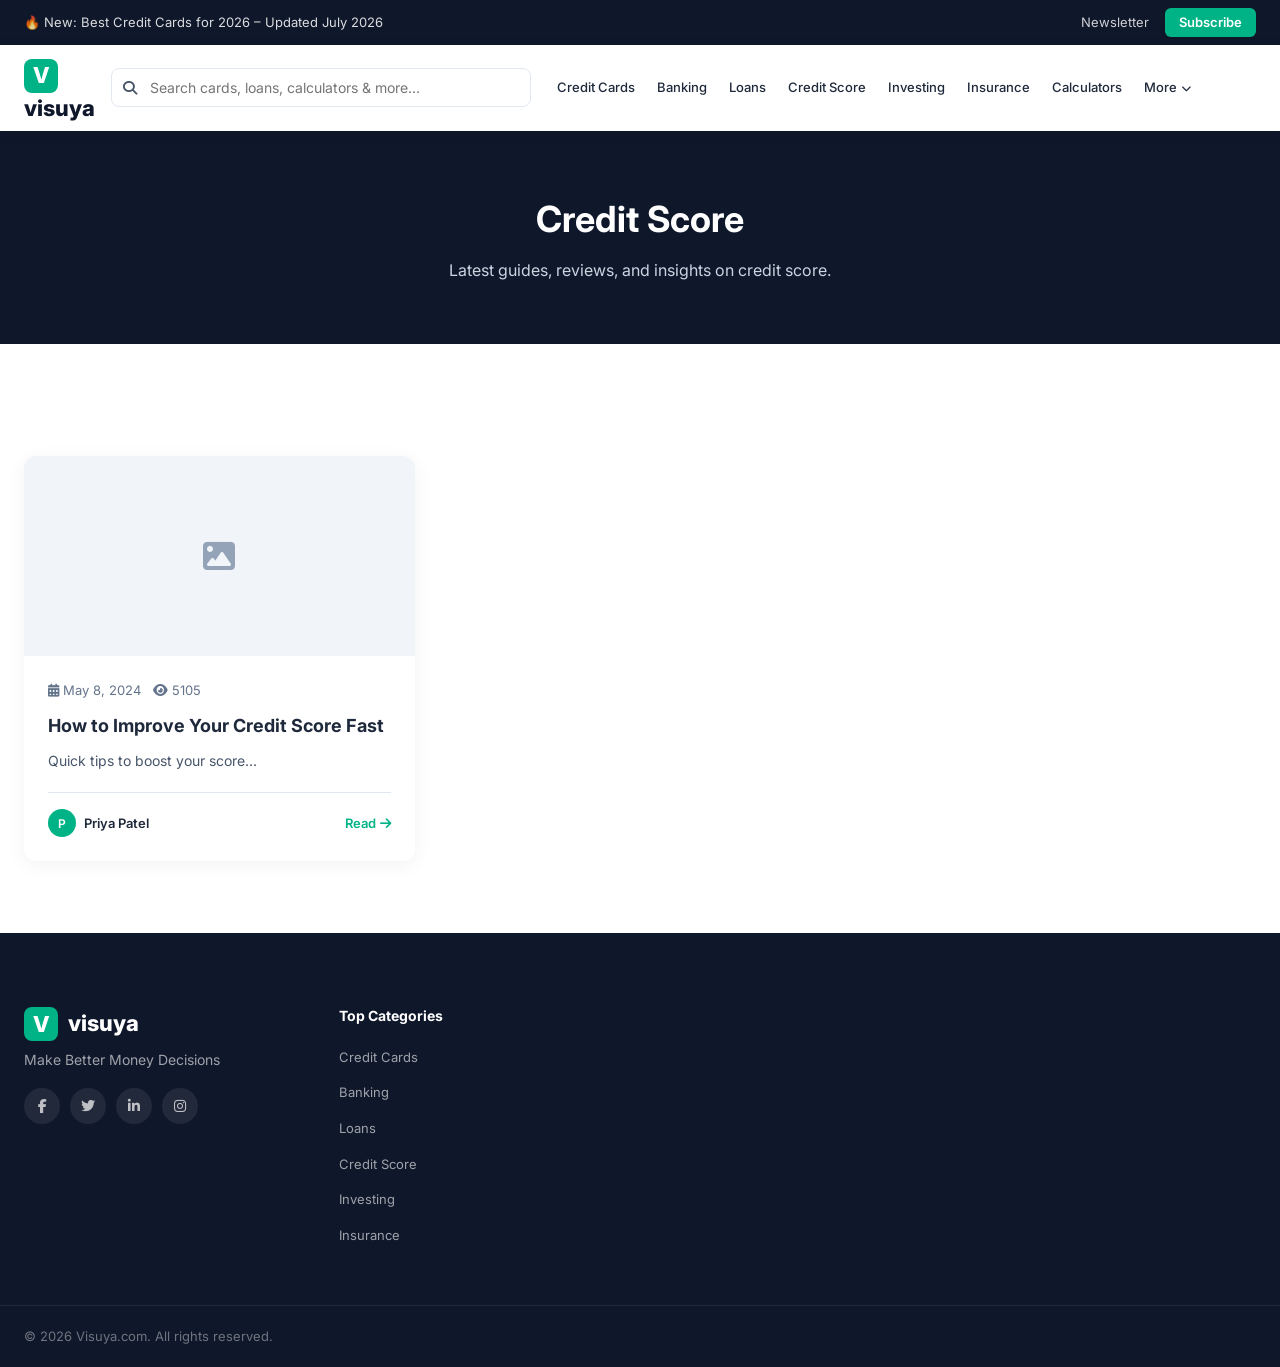
<file: credit-score.html>
<!DOCTYPE html>
<html lang="en">
<head>
  <meta charset="UTF-8" />
  <meta name="viewport" content="width=device-width, initial-scale=1.0" />
  <title>Credit Score – Visuya</title>
  <link rel="stylesheet" href="style.css" />
  <link rel="stylesheet" href="blog.css" />
  <link href="https://fonts.googleapis.com/css2?family=Inter:wght@300;400;500;600;700;800&display=swap" rel="stylesheet" />
  <link rel="stylesheet" href="https://cdnjs.cloudflare.com/ajax/libs/font-awesome/6.5.0/css/all.min.css" />
</head>
<body>

<!-- ========== TOP BAR ========== -->
<div class="top-bar">
  <div class="container top-bar-inner">
    <span>🔥 New: Best Credit Cards for 2026 – Updated July 2026</span>
    <div class="top-bar-links">
      <a href="index.html#newsletter">Newsletter</a>
      <a href="index.html#subscribe" class="btn-subscribe">Subscribe</a>
    </div>
  </div>
</div>

<!-- ========== HEADER / NAVBAR ========== -->
<header class="header" id="header">
  <div class="container header-inner">
    <a href="index.html" class="logo">
      <span class="logo-v">V</span><span class="logo-text">visuya</span>
    </a>

    <div class="search-bar">
      <i class="fas fa-search"></i>
      <input type="text" id="searchInput" placeholder="Search cards, loans, calculators & more..." />
      <div class="search-dropdown" id="searchDropdown"></div>
    </div>

    <nav class="nav-menu" id="navMenu">
      <div class="nav-item"><a href="credit-cards.html">Credit Cards</a></div>
      <div class="nav-item"><a href="banking.html">Banking</a></div>
      <div class="nav-item"><a href="loans.html">Loans</a></div>
      <div class="nav-item"><a href="credit-score.html">Credit Score</a></div>
      <div class="nav-item"><a href="investing.html">Investing</a></div>
      <div class="nav-item"><a href="insurance.html">Insurance</a></div>
      <div class="nav-item"><a href="calculators.html">Calculators</a></div>
      <div class="nav-item dropdown">
        <a href="#">More <i class="fas fa-chevron-down"></i></a>
        <div class="dropdown-content">
          <a href="compare.html">Compare</a>
          <a href="reviews.html">Reviews</a>
          <a href="deals.html">Deals</a>
          <a href="news.html">News</a>
        </div>
      </div>
    </nav>
    <button class="hamburger" id="hamburger" aria-label="Menu">
      <span></span><span></span><span></span>
    </button>
  </div>
</header>

<div class="category-hero" style="background:#0f172a;color:white;padding:60px 0;text-align:center;">
    <div class="container">
        <h1 style="font-size:36px;margin-bottom:10px;">Credit Score</h1>
        <p style="color:#cbd5e1;font-size:16px;">Latest guides, reviews, and insights on credit score.</p>
    </div>
</div>
<section class="section">
    <div class="container">
        <div id="blog-grid" class="blog-grid" data-category="Credit Score">
            <!-- Posts will be loaded here by blog.js -->
        </div>
    </div>
</section>

<!-- ========== FOOTER ========== -->
<footer class="footer" id="footer">
  <div class="container footer-inner">
    <div class="footer-brand">
      <a href="index.html" class="logo footer-logo">
        <span class="logo-v">V</span><span class="logo-text">visuya</span>
      </a>
      <p>Make Better Money Decisions</p>
      <div class="social-links">
        <a href="#"><i class="fab fa-facebook-f"></i></a>
        <a href="#"><i class="fab fa-twitter"></i></a>
        <a href="#"><i class="fab fa-linkedin-in"></i></a>
        <a href="#"><i class="fab fa-instagram"></i></a>
      </div>
    </div>
    <div class="footer-col">
      <h4>Top Categories</h4>
      <ul>
        <li><a href="credit-cards.html">Credit Cards</a></li>
        <li><a href="banking.html">Banking</a></li>
        <li><a href="loans.html">Loans</a></li>
        <li><a href="credit-score.html">Credit Score</a></li>
        <li><a href="investing.html">Investing</a></li>
        <li><a href="insurance.html">Insurance</a></li>
      </ul>
    </div>
  </div>
  <div class="footer-bottom">
    <div class="container footer-bottom-inner">
      <span>© 2026 Visuya.com. All rights reserved.</span>
    </div>
  </div>
</footer>

<script src="app.js"></script>
<script src="blog.js"></script>
</body>
</html>
</file>
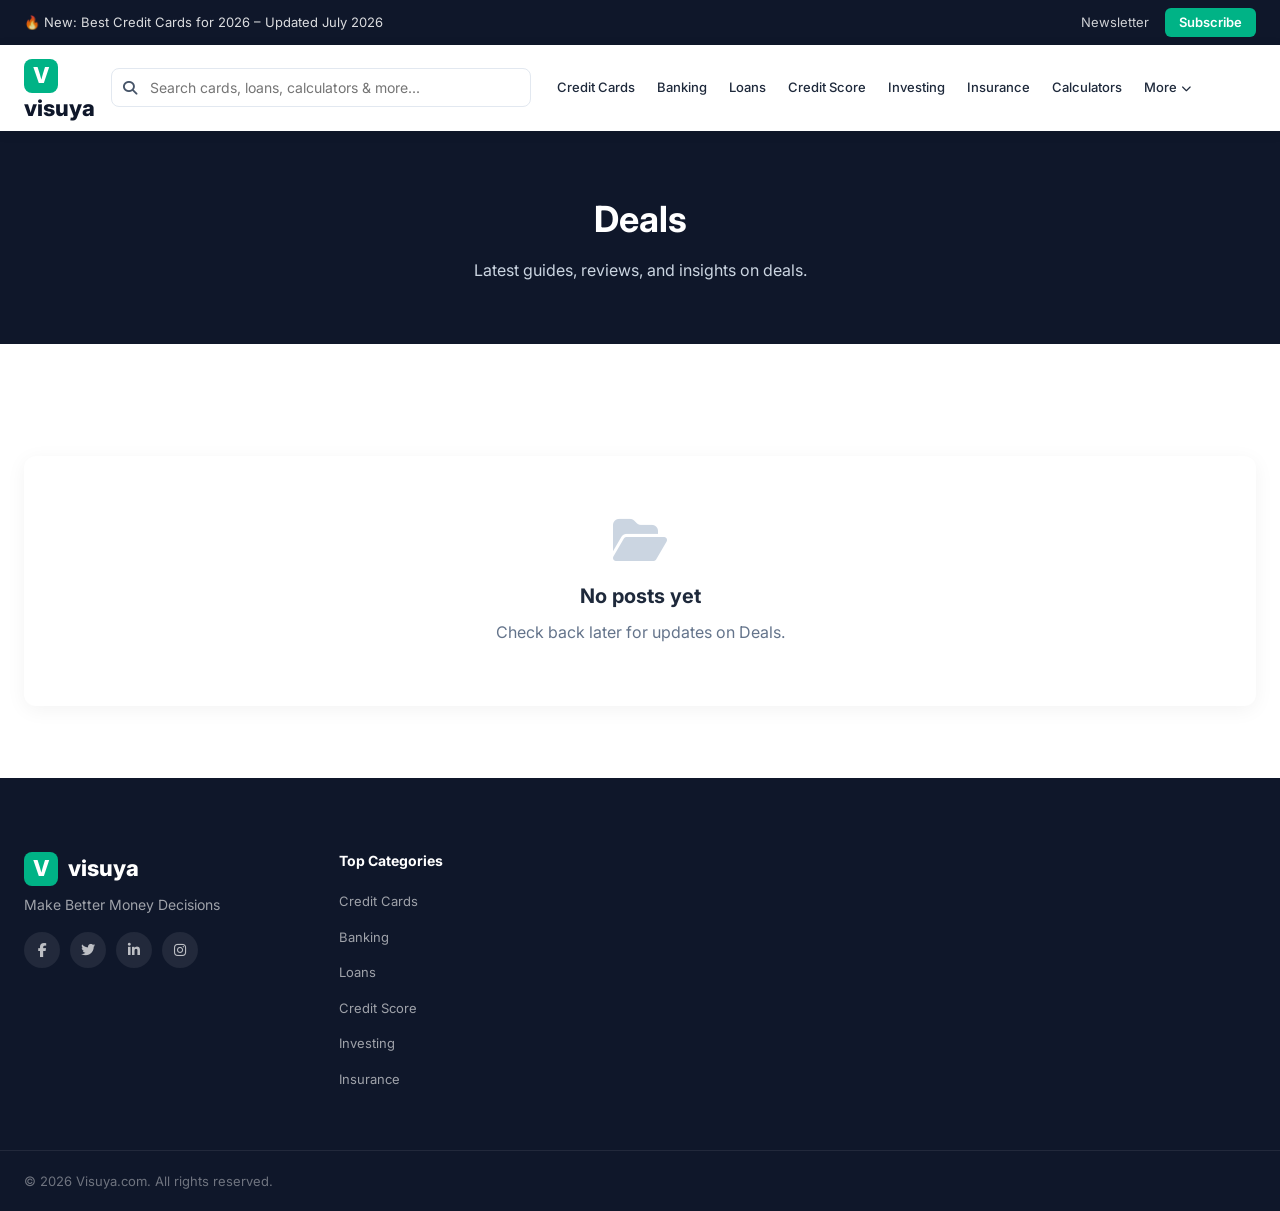
<file: deals.html>
<!DOCTYPE html>
<html lang="en">
<head>
  <meta charset="UTF-8" />
  <meta name="viewport" content="width=device-width, initial-scale=1.0" />
  <title>Deals – Visuya</title>
  <link rel="stylesheet" href="style.css" />
  <link rel="stylesheet" href="blog.css" />
  <link href="https://fonts.googleapis.com/css2?family=Inter:wght@300;400;500;600;700;800&display=swap" rel="stylesheet" />
  <link rel="stylesheet" href="https://cdnjs.cloudflare.com/ajax/libs/font-awesome/6.5.0/css/all.min.css" />
</head>
<body>

<!-- ========== TOP BAR ========== -->
<div class="top-bar">
  <div class="container top-bar-inner">
    <span>🔥 New: Best Credit Cards for 2026 – Updated July 2026</span>
    <div class="top-bar-links">
      <a href="index.html#newsletter">Newsletter</a>
      <a href="index.html#subscribe" class="btn-subscribe">Subscribe</a>
    </div>
  </div>
</div>

<!-- ========== HEADER / NAVBAR ========== -->
<header class="header" id="header">
  <div class="container header-inner">
    <a href="index.html" class="logo">
      <span class="logo-v">V</span><span class="logo-text">visuya</span>
    </a>

    <div class="search-bar">
      <i class="fas fa-search"></i>
      <input type="text" id="searchInput" placeholder="Search cards, loans, calculators & more..." />
      <div class="search-dropdown" id="searchDropdown"></div>
    </div>

    <nav class="nav-menu" id="navMenu">
      <div class="nav-item"><a href="credit-cards.html">Credit Cards</a></div>
      <div class="nav-item"><a href="banking.html">Banking</a></div>
      <div class="nav-item"><a href="loans.html">Loans</a></div>
      <div class="nav-item"><a href="credit-score.html">Credit Score</a></div>
      <div class="nav-item"><a href="investing.html">Investing</a></div>
      <div class="nav-item"><a href="insurance.html">Insurance</a></div>
      <div class="nav-item"><a href="calculators.html">Calculators</a></div>
      <div class="nav-item dropdown">
        <a href="#">More <i class="fas fa-chevron-down"></i></a>
        <div class="dropdown-content">
          <a href="compare.html">Compare</a>
          <a href="reviews.html">Reviews</a>
          <a href="deals.html">Deals</a>
          <a href="news.html">News</a>
        </div>
      </div>
    </nav>
    <button class="hamburger" id="hamburger" aria-label="Menu">
      <span></span><span></span><span></span>
    </button>
  </div>
</header>

<div class="category-hero" style="background:#0f172a;color:white;padding:60px 0;text-align:center;">
    <div class="container">
        <h1 style="font-size:36px;margin-bottom:10px;">Deals</h1>
        <p style="color:#cbd5e1;font-size:16px;">Latest guides, reviews, and insights on deals.</p>
    </div>
</div>
<section class="section">
    <div class="container">
        <div id="blog-grid" class="blog-grid" data-category="Deals">
            <!-- Posts will be loaded here by blog.js -->
        </div>
    </div>
</section>

<!-- ========== FOOTER ========== -->
<footer class="footer" id="footer">
  <div class="container footer-inner">
    <div class="footer-brand">
      <a href="index.html" class="logo footer-logo">
        <span class="logo-v">V</span><span class="logo-text">visuya</span>
      </a>
      <p>Make Better Money Decisions</p>
      <div class="social-links">
        <a href="#"><i class="fab fa-facebook-f"></i></a>
        <a href="#"><i class="fab fa-twitter"></i></a>
        <a href="#"><i class="fab fa-linkedin-in"></i></a>
        <a href="#"><i class="fab fa-instagram"></i></a>
      </div>
    </div>
    <div class="footer-col">
      <h4>Top Categories</h4>
      <ul>
        <li><a href="credit-cards.html">Credit Cards</a></li>
        <li><a href="banking.html">Banking</a></li>
        <li><a href="loans.html">Loans</a></li>
        <li><a href="credit-score.html">Credit Score</a></li>
        <li><a href="investing.html">Investing</a></li>
        <li><a href="insurance.html">Insurance</a></li>
      </ul>
    </div>
  </div>
  <div class="footer-bottom">
    <div class="container footer-bottom-inner">
      <span>© 2026 Visuya.com. All rights reserved.</span>
    </div>
  </div>
</footer>

<script src="app.js"></script>
<script src="blog.js"></script>
</body>
</html>
</file>
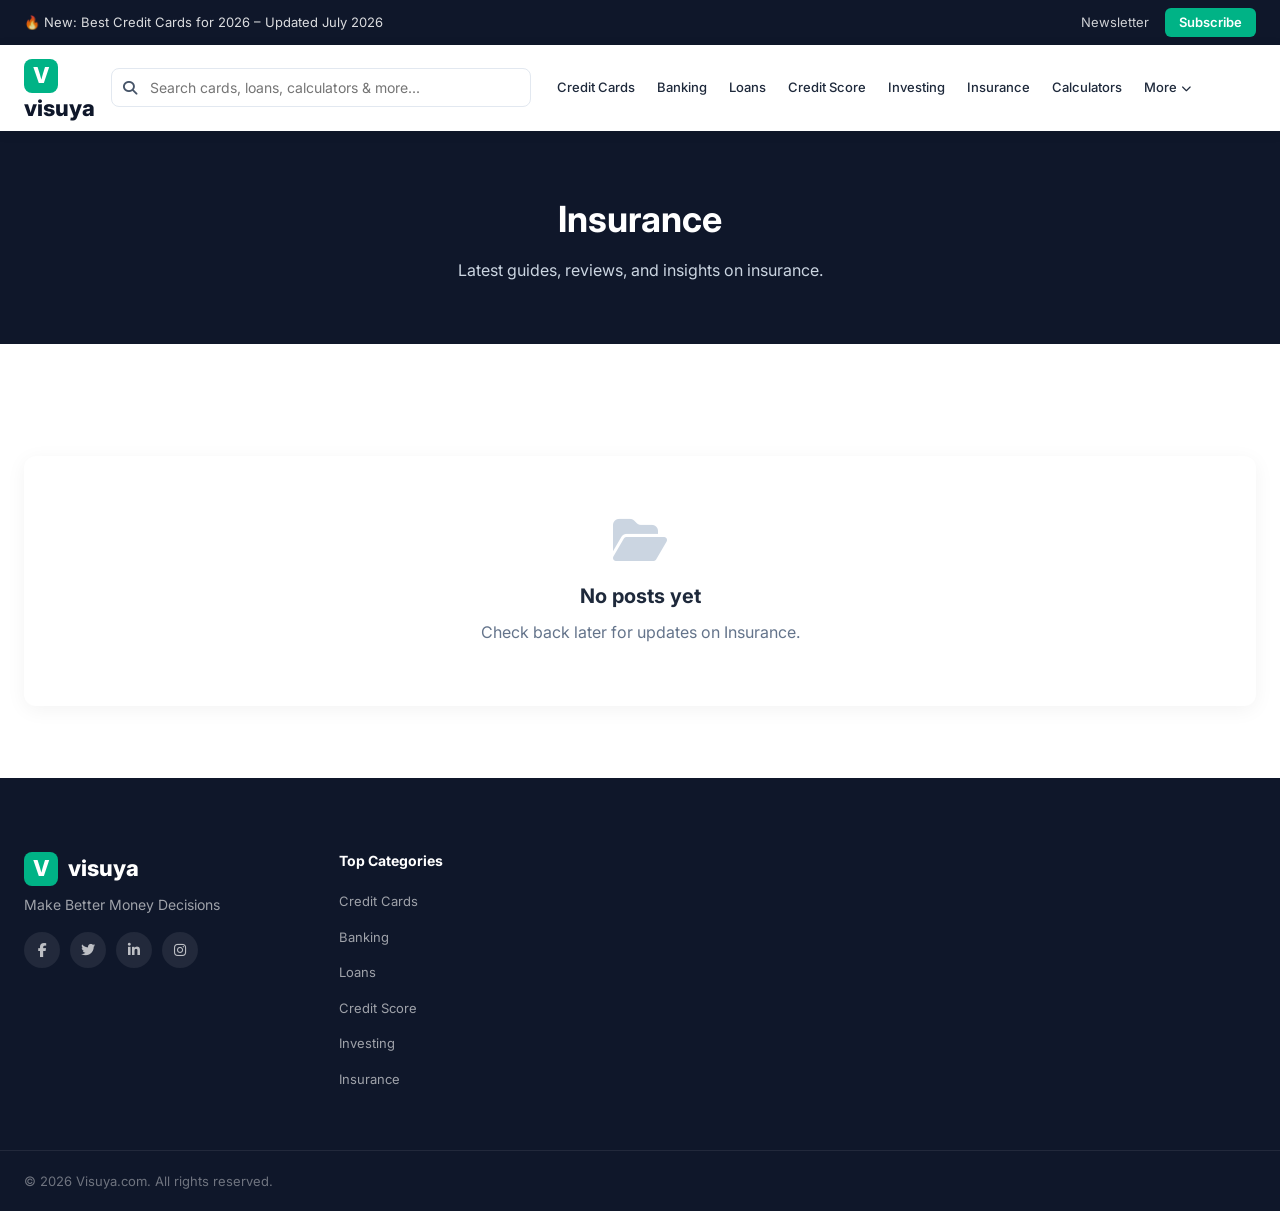
<file: insurance.html>
<!DOCTYPE html>
<html lang="en">
<head>
  <meta charset="UTF-8" />
  <meta name="viewport" content="width=device-width, initial-scale=1.0" />
  <title>Insurance – Visuya</title>
  <link rel="stylesheet" href="style.css" />
  <link rel="stylesheet" href="blog.css" />
  <link href="https://fonts.googleapis.com/css2?family=Inter:wght@300;400;500;600;700;800&display=swap" rel="stylesheet" />
  <link rel="stylesheet" href="https://cdnjs.cloudflare.com/ajax/libs/font-awesome/6.5.0/css/all.min.css" />
</head>
<body>

<!-- ========== TOP BAR ========== -->
<div class="top-bar">
  <div class="container top-bar-inner">
    <span>🔥 New: Best Credit Cards for 2026 – Updated July 2026</span>
    <div class="top-bar-links">
      <a href="index.html#newsletter">Newsletter</a>
      <a href="index.html#subscribe" class="btn-subscribe">Subscribe</a>
    </div>
  </div>
</div>

<!-- ========== HEADER / NAVBAR ========== -->
<header class="header" id="header">
  <div class="container header-inner">
    <a href="index.html" class="logo">
      <span class="logo-v">V</span><span class="logo-text">visuya</span>
    </a>

    <div class="search-bar">
      <i class="fas fa-search"></i>
      <input type="text" id="searchInput" placeholder="Search cards, loans, calculators & more..." />
      <div class="search-dropdown" id="searchDropdown"></div>
    </div>

    <nav class="nav-menu" id="navMenu">
      <div class="nav-item"><a href="credit-cards.html">Credit Cards</a></div>
      <div class="nav-item"><a href="banking.html">Banking</a></div>
      <div class="nav-item"><a href="loans.html">Loans</a></div>
      <div class="nav-item"><a href="credit-score.html">Credit Score</a></div>
      <div class="nav-item"><a href="investing.html">Investing</a></div>
      <div class="nav-item"><a href="insurance.html">Insurance</a></div>
      <div class="nav-item"><a href="calculators.html">Calculators</a></div>
      <div class="nav-item dropdown">
        <a href="#">More <i class="fas fa-chevron-down"></i></a>
        <div class="dropdown-content">
          <a href="compare.html">Compare</a>
          <a href="reviews.html">Reviews</a>
          <a href="deals.html">Deals</a>
          <a href="news.html">News</a>
        </div>
      </div>
    </nav>
    <button class="hamburger" id="hamburger" aria-label="Menu">
      <span></span><span></span><span></span>
    </button>
  </div>
</header>

<div class="category-hero" style="background:#0f172a;color:white;padding:60px 0;text-align:center;">
    <div class="container">
        <h1 style="font-size:36px;margin-bottom:10px;">Insurance</h1>
        <p style="color:#cbd5e1;font-size:16px;">Latest guides, reviews, and insights on insurance.</p>
    </div>
</div>
<section class="section">
    <div class="container">
        <div id="blog-grid" class="blog-grid" data-category="Insurance">
            <!-- Posts will be loaded here by blog.js -->
        </div>
    </div>
</section>

<!-- ========== FOOTER ========== -->
<footer class="footer" id="footer">
  <div class="container footer-inner">
    <div class="footer-brand">
      <a href="index.html" class="logo footer-logo">
        <span class="logo-v">V</span><span class="logo-text">visuya</span>
      </a>
      <p>Make Better Money Decisions</p>
      <div class="social-links">
        <a href="#"><i class="fab fa-facebook-f"></i></a>
        <a href="#"><i class="fab fa-twitter"></i></a>
        <a href="#"><i class="fab fa-linkedin-in"></i></a>
        <a href="#"><i class="fab fa-instagram"></i></a>
      </div>
    </div>
    <div class="footer-col">
      <h4>Top Categories</h4>
      <ul>
        <li><a href="credit-cards.html">Credit Cards</a></li>
        <li><a href="banking.html">Banking</a></li>
        <li><a href="loans.html">Loans</a></li>
        <li><a href="credit-score.html">Credit Score</a></li>
        <li><a href="investing.html">Investing</a></li>
        <li><a href="insurance.html">Insurance</a></li>
      </ul>
    </div>
  </div>
  <div class="footer-bottom">
    <div class="container footer-bottom-inner">
      <span>© 2026 Visuya.com. All rights reserved.</span>
    </div>
  </div>
</footer>

<script src="app.js"></script>
<script src="blog.js"></script>
</body>
</html>
</file>
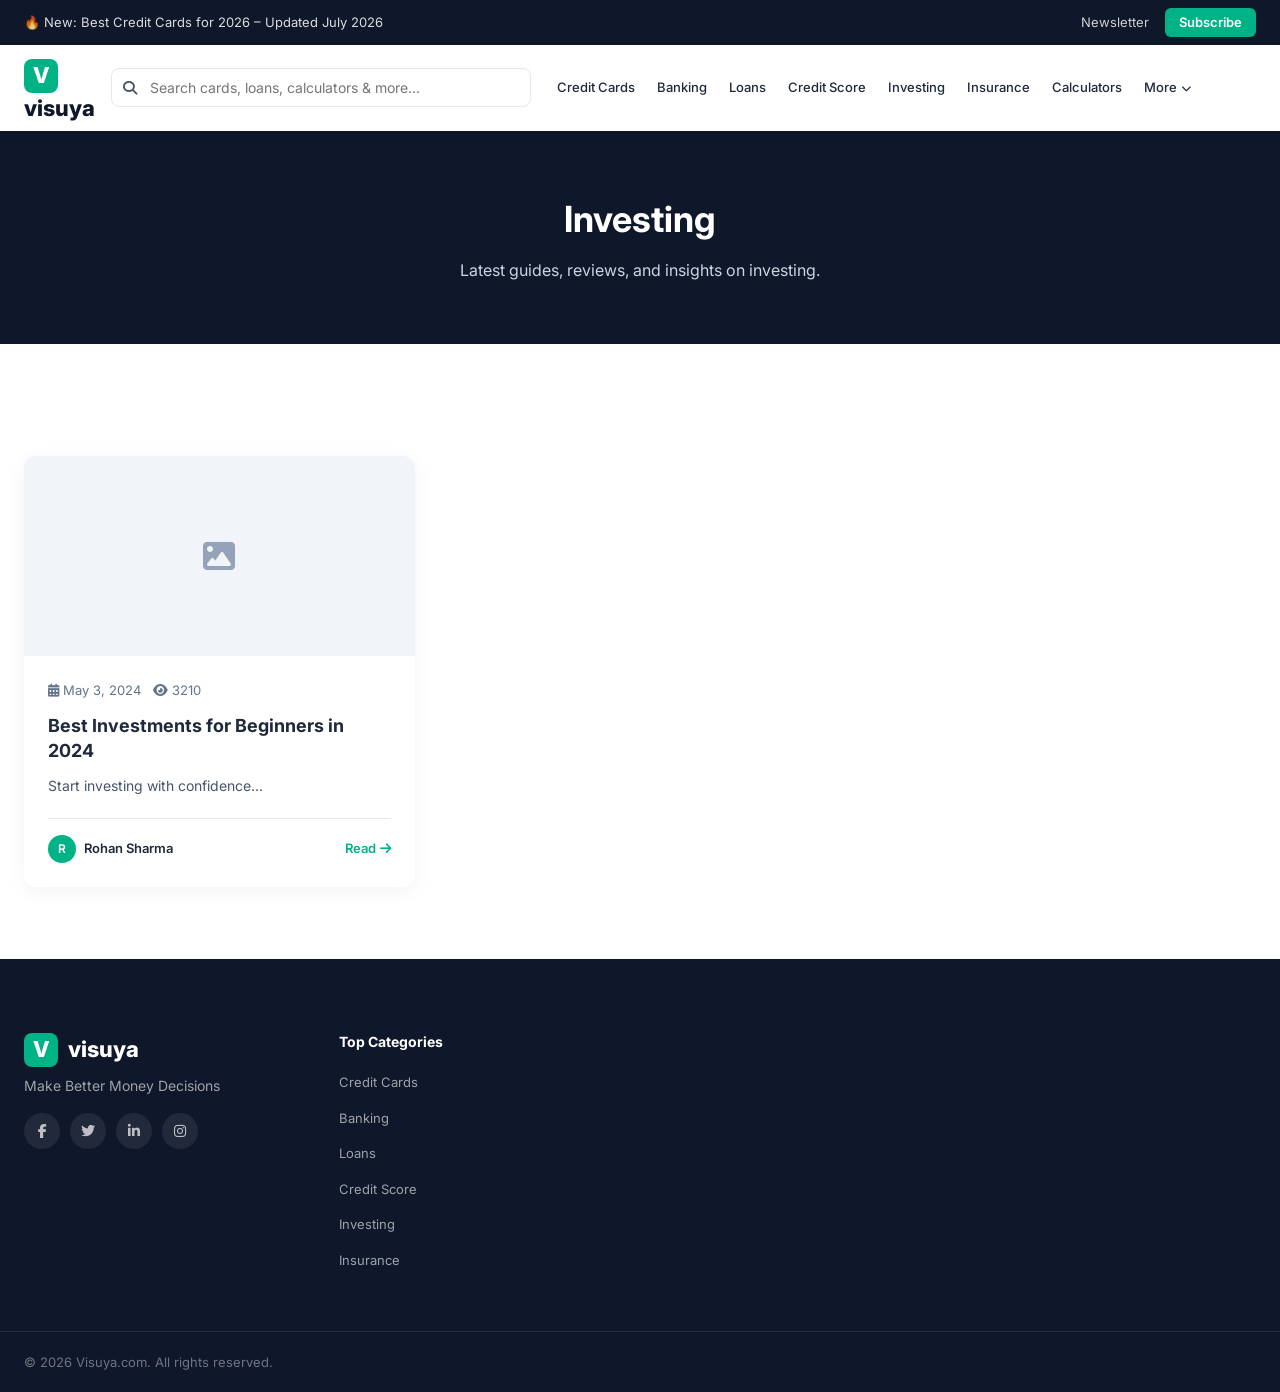
<file: investing.html>
<!DOCTYPE html>
<html lang="en">
<head>
  <meta charset="UTF-8" />
  <meta name="viewport" content="width=device-width, initial-scale=1.0" />
  <title>Investing – Visuya</title>
  <link rel="stylesheet" href="style.css" />
  <link rel="stylesheet" href="blog.css" />
  <link href="https://fonts.googleapis.com/css2?family=Inter:wght@300;400;500;600;700;800&display=swap" rel="stylesheet" />
  <link rel="stylesheet" href="https://cdnjs.cloudflare.com/ajax/libs/font-awesome/6.5.0/css/all.min.css" />
</head>
<body>

<!-- ========== TOP BAR ========== -->
<div class="top-bar">
  <div class="container top-bar-inner">
    <span>🔥 New: Best Credit Cards for 2026 – Updated July 2026</span>
    <div class="top-bar-links">
      <a href="index.html#newsletter">Newsletter</a>
      <a href="index.html#subscribe" class="btn-subscribe">Subscribe</a>
    </div>
  </div>
</div>

<!-- ========== HEADER / NAVBAR ========== -->
<header class="header" id="header">
  <div class="container header-inner">
    <a href="index.html" class="logo">
      <span class="logo-v">V</span><span class="logo-text">visuya</span>
    </a>

    <div class="search-bar">
      <i class="fas fa-search"></i>
      <input type="text" id="searchInput" placeholder="Search cards, loans, calculators & more..." />
      <div class="search-dropdown" id="searchDropdown"></div>
    </div>

    <nav class="nav-menu" id="navMenu">
      <div class="nav-item"><a href="credit-cards.html">Credit Cards</a></div>
      <div class="nav-item"><a href="banking.html">Banking</a></div>
      <div class="nav-item"><a href="loans.html">Loans</a></div>
      <div class="nav-item"><a href="credit-score.html">Credit Score</a></div>
      <div class="nav-item"><a href="investing.html">Investing</a></div>
      <div class="nav-item"><a href="insurance.html">Insurance</a></div>
      <div class="nav-item"><a href="calculators.html">Calculators</a></div>
      <div class="nav-item dropdown">
        <a href="#">More <i class="fas fa-chevron-down"></i></a>
        <div class="dropdown-content">
          <a href="compare.html">Compare</a>
          <a href="reviews.html">Reviews</a>
          <a href="deals.html">Deals</a>
          <a href="news.html">News</a>
        </div>
      </div>
    </nav>
    <button class="hamburger" id="hamburger" aria-label="Menu">
      <span></span><span></span><span></span>
    </button>
  </div>
</header>

<div class="category-hero" style="background:#0f172a;color:white;padding:60px 0;text-align:center;">
    <div class="container">
        <h1 style="font-size:36px;margin-bottom:10px;">Investing</h1>
        <p style="color:#cbd5e1;font-size:16px;">Latest guides, reviews, and insights on investing.</p>
    </div>
</div>
<section class="section">
    <div class="container">
        <div id="blog-grid" class="blog-grid" data-category="Investing">
            <!-- Posts will be loaded here by blog.js -->
        </div>
    </div>
</section>

<!-- ========== FOOTER ========== -->
<footer class="footer" id="footer">
  <div class="container footer-inner">
    <div class="footer-brand">
      <a href="index.html" class="logo footer-logo">
        <span class="logo-v">V</span><span class="logo-text">visuya</span>
      </a>
      <p>Make Better Money Decisions</p>
      <div class="social-links">
        <a href="#"><i class="fab fa-facebook-f"></i></a>
        <a href="#"><i class="fab fa-twitter"></i></a>
        <a href="#"><i class="fab fa-linkedin-in"></i></a>
        <a href="#"><i class="fab fa-instagram"></i></a>
      </div>
    </div>
    <div class="footer-col">
      <h4>Top Categories</h4>
      <ul>
        <li><a href="credit-cards.html">Credit Cards</a></li>
        <li><a href="banking.html">Banking</a></li>
        <li><a href="loans.html">Loans</a></li>
        <li><a href="credit-score.html">Credit Score</a></li>
        <li><a href="investing.html">Investing</a></li>
        <li><a href="insurance.html">Insurance</a></li>
      </ul>
    </div>
  </div>
  <div class="footer-bottom">
    <div class="container footer-bottom-inner">
      <span>© 2026 Visuya.com. All rights reserved.</span>
    </div>
  </div>
</footer>

<script src="app.js"></script>
<script src="blog.js"></script>
</body>
</html>
</file>
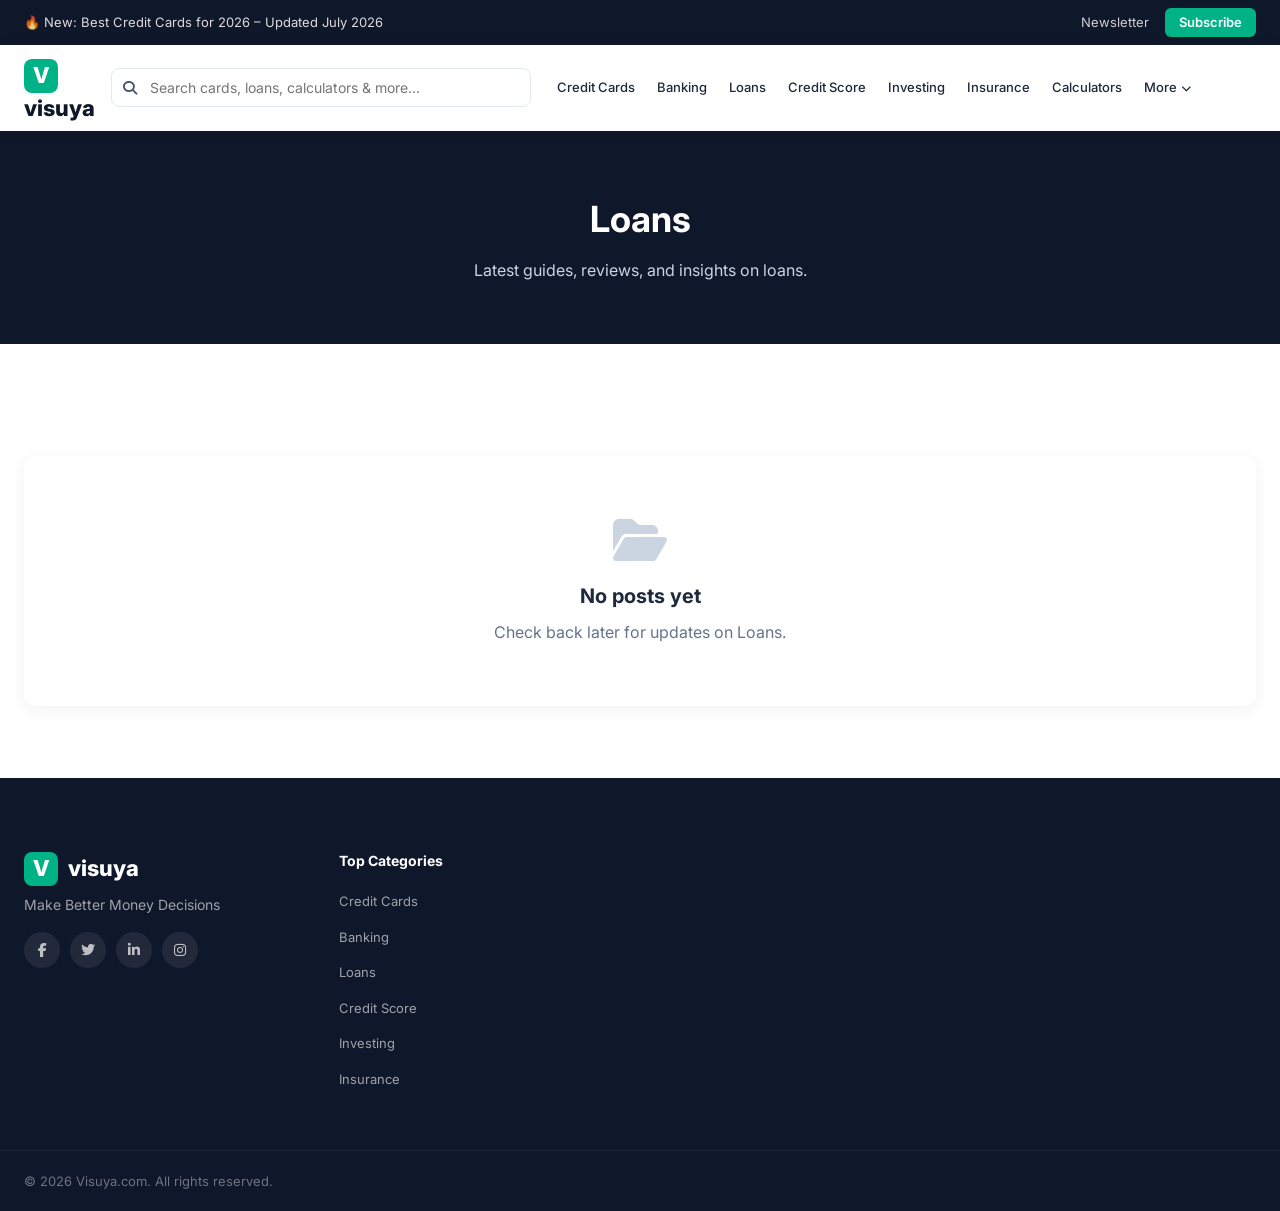
<file: loans.html>
<!DOCTYPE html>
<html lang="en">
<head>
  <meta charset="UTF-8" />
  <meta name="viewport" content="width=device-width, initial-scale=1.0" />
  <title>Loans – Visuya</title>
  <link rel="stylesheet" href="style.css" />
  <link rel="stylesheet" href="blog.css" />
  <link href="https://fonts.googleapis.com/css2?family=Inter:wght@300;400;500;600;700;800&display=swap" rel="stylesheet" />
  <link rel="stylesheet" href="https://cdnjs.cloudflare.com/ajax/libs/font-awesome/6.5.0/css/all.min.css" />
</head>
<body>

<!-- ========== TOP BAR ========== -->
<div class="top-bar">
  <div class="container top-bar-inner">
    <span>🔥 New: Best Credit Cards for 2026 – Updated July 2026</span>
    <div class="top-bar-links">
      <a href="index.html#newsletter">Newsletter</a>
      <a href="index.html#subscribe" class="btn-subscribe">Subscribe</a>
    </div>
  </div>
</div>

<!-- ========== HEADER / NAVBAR ========== -->
<header class="header" id="header">
  <div class="container header-inner">
    <a href="index.html" class="logo">
      <span class="logo-v">V</span><span class="logo-text">visuya</span>
    </a>

    <div class="search-bar">
      <i class="fas fa-search"></i>
      <input type="text" id="searchInput" placeholder="Search cards, loans, calculators & more..." />
      <div class="search-dropdown" id="searchDropdown"></div>
    </div>

    <nav class="nav-menu" id="navMenu">
      <div class="nav-item"><a href="credit-cards.html">Credit Cards</a></div>
      <div class="nav-item"><a href="banking.html">Banking</a></div>
      <div class="nav-item"><a href="loans.html">Loans</a></div>
      <div class="nav-item"><a href="credit-score.html">Credit Score</a></div>
      <div class="nav-item"><a href="investing.html">Investing</a></div>
      <div class="nav-item"><a href="insurance.html">Insurance</a></div>
      <div class="nav-item"><a href="calculators.html">Calculators</a></div>
      <div class="nav-item dropdown">
        <a href="#">More <i class="fas fa-chevron-down"></i></a>
        <div class="dropdown-content">
          <a href="compare.html">Compare</a>
          <a href="reviews.html">Reviews</a>
          <a href="deals.html">Deals</a>
          <a href="news.html">News</a>
        </div>
      </div>
    </nav>
    <button class="hamburger" id="hamburger" aria-label="Menu">
      <span></span><span></span><span></span>
    </button>
  </div>
</header>

<div class="category-hero" style="background:#0f172a;color:white;padding:60px 0;text-align:center;">
    <div class="container">
        <h1 style="font-size:36px;margin-bottom:10px;">Loans</h1>
        <p style="color:#cbd5e1;font-size:16px;">Latest guides, reviews, and insights on loans.</p>
    </div>
</div>
<section class="section">
    <div class="container">
        <div id="blog-grid" class="blog-grid" data-category="Loans">
            <!-- Posts will be loaded here by blog.js -->
        </div>
    </div>
</section>

<!-- ========== FOOTER ========== -->
<footer class="footer" id="footer">
  <div class="container footer-inner">
    <div class="footer-brand">
      <a href="index.html" class="logo footer-logo">
        <span class="logo-v">V</span><span class="logo-text">visuya</span>
      </a>
      <p>Make Better Money Decisions</p>
      <div class="social-links">
        <a href="#"><i class="fab fa-facebook-f"></i></a>
        <a href="#"><i class="fab fa-twitter"></i></a>
        <a href="#"><i class="fab fa-linkedin-in"></i></a>
        <a href="#"><i class="fab fa-instagram"></i></a>
      </div>
    </div>
    <div class="footer-col">
      <h4>Top Categories</h4>
      <ul>
        <li><a href="credit-cards.html">Credit Cards</a></li>
        <li><a href="banking.html">Banking</a></li>
        <li><a href="loans.html">Loans</a></li>
        <li><a href="credit-score.html">Credit Score</a></li>
        <li><a href="investing.html">Investing</a></li>
        <li><a href="insurance.html">Insurance</a></li>
      </ul>
    </div>
  </div>
  <div class="footer-bottom">
    <div class="container footer-bottom-inner">
      <span>© 2026 Visuya.com. All rights reserved.</span>
    </div>
  </div>
</footer>

<script src="app.js"></script>
<script src="blog.js"></script>
</body>
</html>
</file>
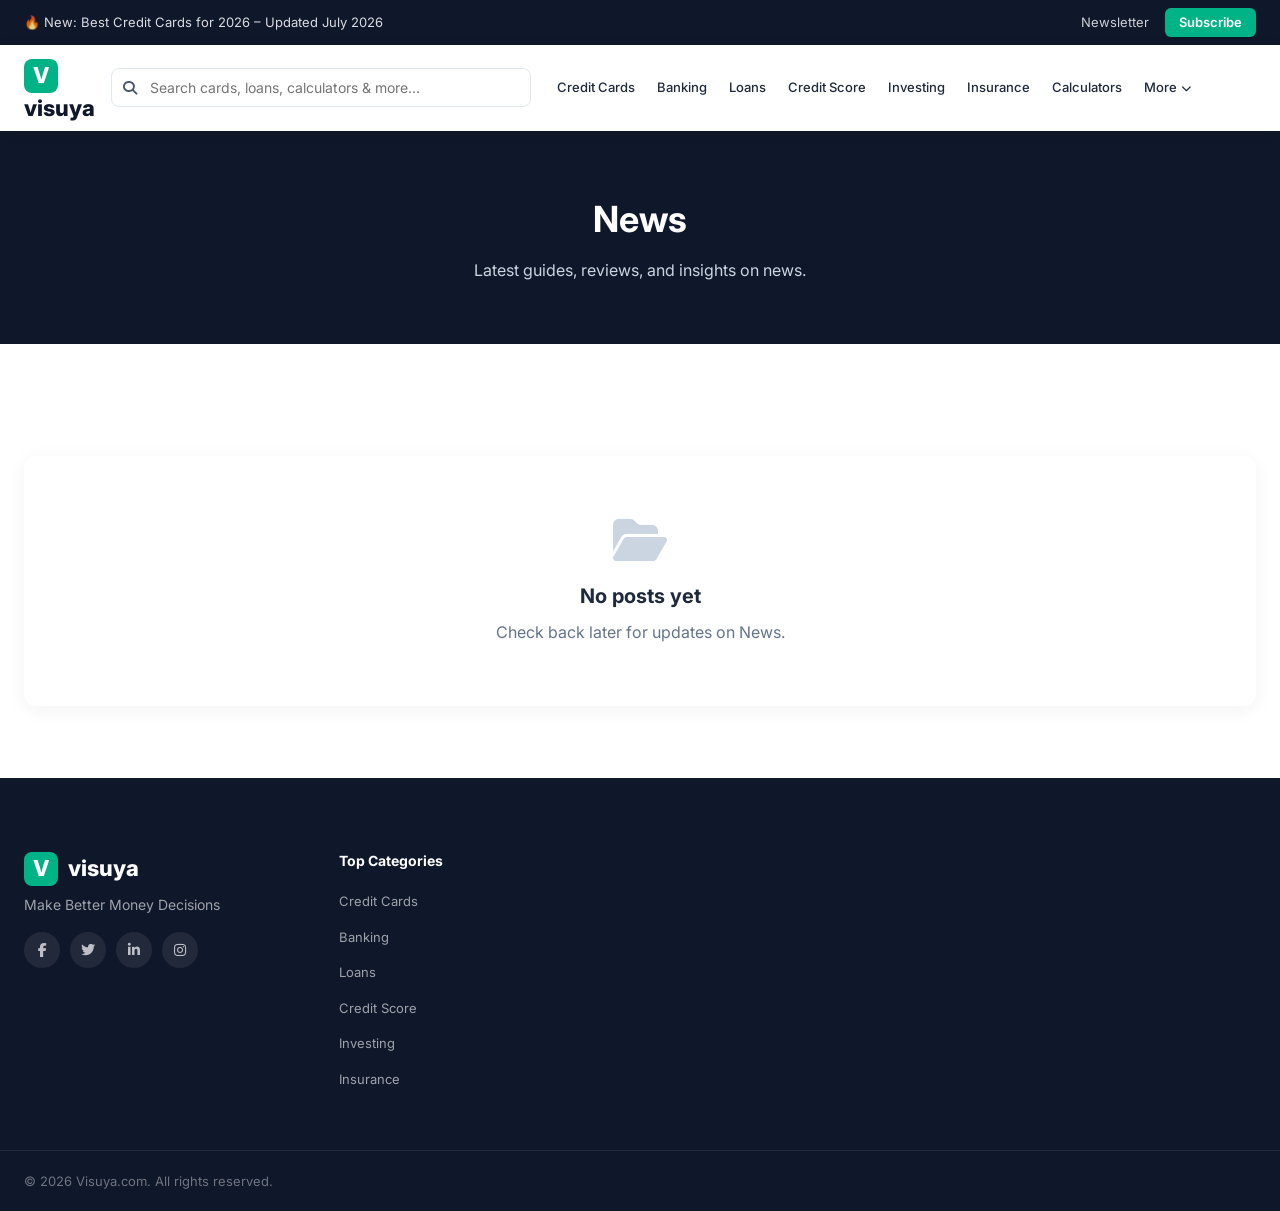
<file: news.html>
<!DOCTYPE html>
<html lang="en">
<head>
  <meta charset="UTF-8" />
  <meta name="viewport" content="width=device-width, initial-scale=1.0" />
  <title>News – Visuya</title>
  <link rel="stylesheet" href="style.css" />
  <link rel="stylesheet" href="blog.css" />
  <link href="https://fonts.googleapis.com/css2?family=Inter:wght@300;400;500;600;700;800&display=swap" rel="stylesheet" />
  <link rel="stylesheet" href="https://cdnjs.cloudflare.com/ajax/libs/font-awesome/6.5.0/css/all.min.css" />
</head>
<body>

<!-- ========== TOP BAR ========== -->
<div class="top-bar">
  <div class="container top-bar-inner">
    <span>🔥 New: Best Credit Cards for 2026 – Updated July 2026</span>
    <div class="top-bar-links">
      <a href="index.html#newsletter">Newsletter</a>
      <a href="index.html#subscribe" class="btn-subscribe">Subscribe</a>
    </div>
  </div>
</div>

<!-- ========== HEADER / NAVBAR ========== -->
<header class="header" id="header">
  <div class="container header-inner">
    <a href="index.html" class="logo">
      <span class="logo-v">V</span><span class="logo-text">visuya</span>
    </a>

    <div class="search-bar">
      <i class="fas fa-search"></i>
      <input type="text" id="searchInput" placeholder="Search cards, loans, calculators & more..." />
      <div class="search-dropdown" id="searchDropdown"></div>
    </div>

    <nav class="nav-menu" id="navMenu">
      <div class="nav-item"><a href="credit-cards.html">Credit Cards</a></div>
      <div class="nav-item"><a href="banking.html">Banking</a></div>
      <div class="nav-item"><a href="loans.html">Loans</a></div>
      <div class="nav-item"><a href="credit-score.html">Credit Score</a></div>
      <div class="nav-item"><a href="investing.html">Investing</a></div>
      <div class="nav-item"><a href="insurance.html">Insurance</a></div>
      <div class="nav-item"><a href="calculators.html">Calculators</a></div>
      <div class="nav-item dropdown">
        <a href="#">More <i class="fas fa-chevron-down"></i></a>
        <div class="dropdown-content">
          <a href="compare.html">Compare</a>
          <a href="reviews.html">Reviews</a>
          <a href="deals.html">Deals</a>
          <a href="news.html">News</a>
        </div>
      </div>
    </nav>
    <button class="hamburger" id="hamburger" aria-label="Menu">
      <span></span><span></span><span></span>
    </button>
  </div>
</header>

<div class="category-hero" style="background:#0f172a;color:white;padding:60px 0;text-align:center;">
    <div class="container">
        <h1 style="font-size:36px;margin-bottom:10px;">News</h1>
        <p style="color:#cbd5e1;font-size:16px;">Latest guides, reviews, and insights on news.</p>
    </div>
</div>
<section class="section">
    <div class="container">
        <div id="blog-grid" class="blog-grid" data-category="News">
            <!-- Posts will be loaded here by blog.js -->
        </div>
    </div>
</section>

<!-- ========== FOOTER ========== -->
<footer class="footer" id="footer">
  <div class="container footer-inner">
    <div class="footer-brand">
      <a href="index.html" class="logo footer-logo">
        <span class="logo-v">V</span><span class="logo-text">visuya</span>
      </a>
      <p>Make Better Money Decisions</p>
      <div class="social-links">
        <a href="#"><i class="fab fa-facebook-f"></i></a>
        <a href="#"><i class="fab fa-twitter"></i></a>
        <a href="#"><i class="fab fa-linkedin-in"></i></a>
        <a href="#"><i class="fab fa-instagram"></i></a>
      </div>
    </div>
    <div class="footer-col">
      <h4>Top Categories</h4>
      <ul>
        <li><a href="credit-cards.html">Credit Cards</a></li>
        <li><a href="banking.html">Banking</a></li>
        <li><a href="loans.html">Loans</a></li>
        <li><a href="credit-score.html">Credit Score</a></li>
        <li><a href="investing.html">Investing</a></li>
        <li><a href="insurance.html">Insurance</a></li>
      </ul>
    </div>
  </div>
  <div class="footer-bottom">
    <div class="container footer-bottom-inner">
      <span>© 2026 Visuya.com. All rights reserved.</span>
    </div>
  </div>
</footer>

<script src="app.js"></script>
<script src="blog.js"></script>
</body>
</html>
</file>
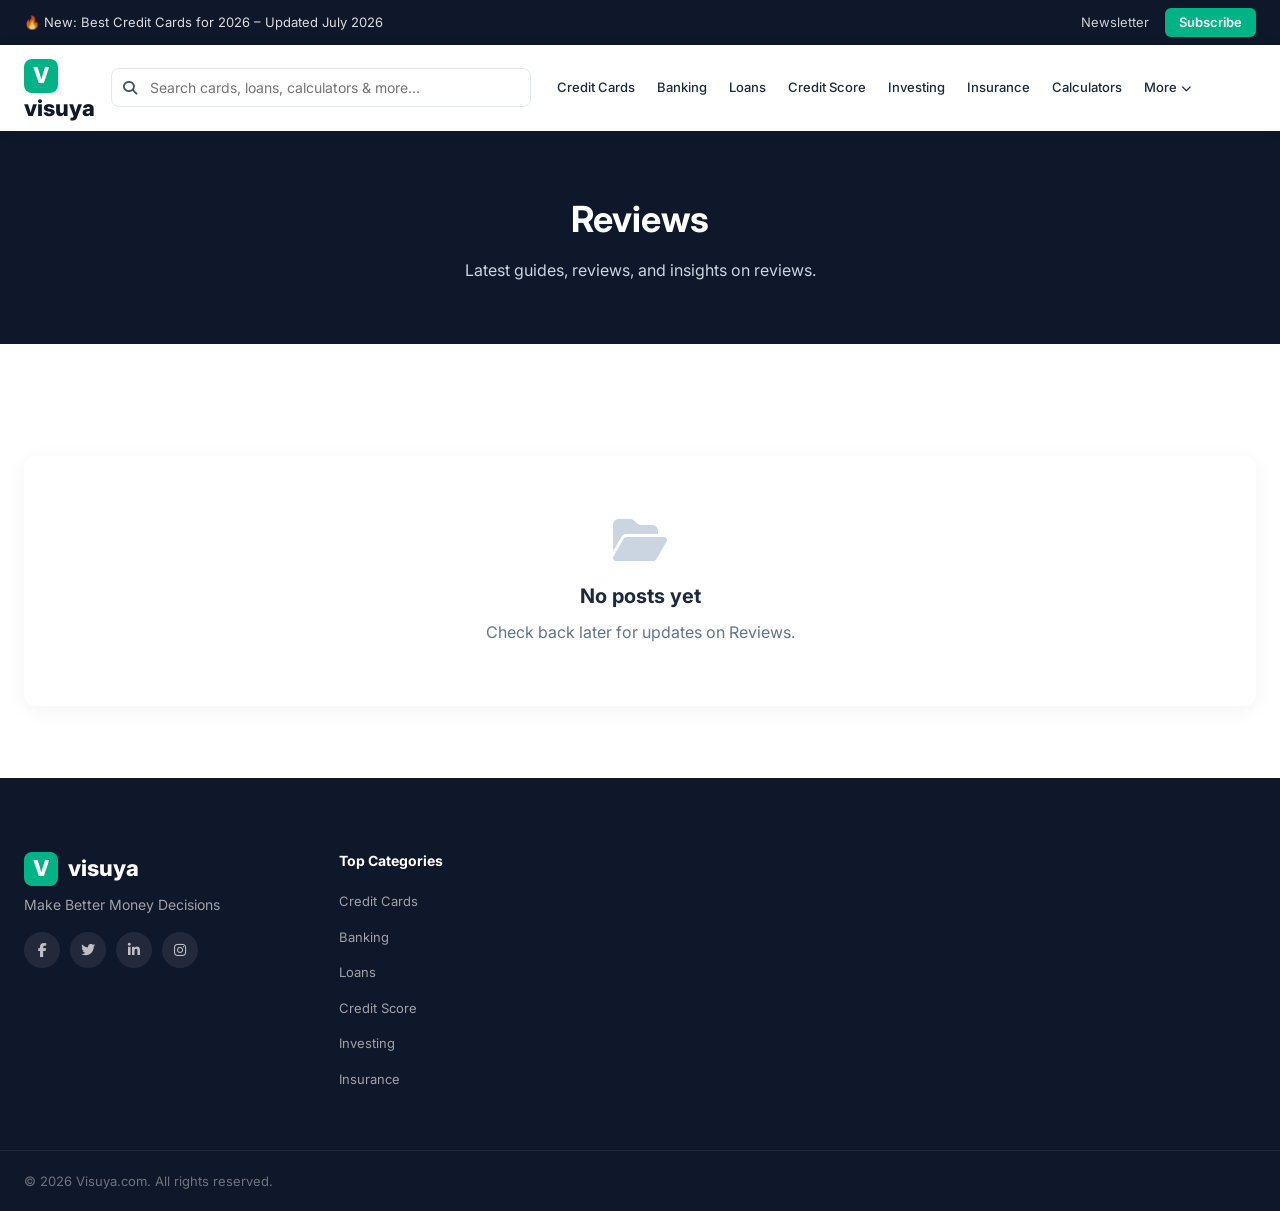
<file: reviews.html>
<!DOCTYPE html>
<html lang="en">
<head>
  <meta charset="UTF-8" />
  <meta name="viewport" content="width=device-width, initial-scale=1.0" />
  <title>Reviews – Visuya</title>
  <link rel="stylesheet" href="style.css" />
  <link rel="stylesheet" href="blog.css" />
  <link href="https://fonts.googleapis.com/css2?family=Inter:wght@300;400;500;600;700;800&display=swap" rel="stylesheet" />
  <link rel="stylesheet" href="https://cdnjs.cloudflare.com/ajax/libs/font-awesome/6.5.0/css/all.min.css" />
</head>
<body>

<!-- ========== TOP BAR ========== -->
<div class="top-bar">
  <div class="container top-bar-inner">
    <span>🔥 New: Best Credit Cards for 2026 – Updated July 2026</span>
    <div class="top-bar-links">
      <a href="index.html#newsletter">Newsletter</a>
      <a href="index.html#subscribe" class="btn-subscribe">Subscribe</a>
    </div>
  </div>
</div>

<!-- ========== HEADER / NAVBAR ========== -->
<header class="header" id="header">
  <div class="container header-inner">
    <a href="index.html" class="logo">
      <span class="logo-v">V</span><span class="logo-text">visuya</span>
    </a>

    <div class="search-bar">
      <i class="fas fa-search"></i>
      <input type="text" id="searchInput" placeholder="Search cards, loans, calculators & more..." />
      <div class="search-dropdown" id="searchDropdown"></div>
    </div>

    <nav class="nav-menu" id="navMenu">
      <div class="nav-item"><a href="credit-cards.html">Credit Cards</a></div>
      <div class="nav-item"><a href="banking.html">Banking</a></div>
      <div class="nav-item"><a href="loans.html">Loans</a></div>
      <div class="nav-item"><a href="credit-score.html">Credit Score</a></div>
      <div class="nav-item"><a href="investing.html">Investing</a></div>
      <div class="nav-item"><a href="insurance.html">Insurance</a></div>
      <div class="nav-item"><a href="calculators.html">Calculators</a></div>
      <div class="nav-item dropdown">
        <a href="#">More <i class="fas fa-chevron-down"></i></a>
        <div class="dropdown-content">
          <a href="compare.html">Compare</a>
          <a href="reviews.html">Reviews</a>
          <a href="deals.html">Deals</a>
          <a href="news.html">News</a>
        </div>
      </div>
    </nav>
    <button class="hamburger" id="hamburger" aria-label="Menu">
      <span></span><span></span><span></span>
    </button>
  </div>
</header>

<div class="category-hero" style="background:#0f172a;color:white;padding:60px 0;text-align:center;">
    <div class="container">
        <h1 style="font-size:36px;margin-bottom:10px;">Reviews</h1>
        <p style="color:#cbd5e1;font-size:16px;">Latest guides, reviews, and insights on reviews.</p>
    </div>
</div>
<section class="section">
    <div class="container">
        <div id="blog-grid" class="blog-grid" data-category="Reviews">
            <!-- Posts will be loaded here by blog.js -->
        </div>
    </div>
</section>

<!-- ========== FOOTER ========== -->
<footer class="footer" id="footer">
  <div class="container footer-inner">
    <div class="footer-brand">
      <a href="index.html" class="logo footer-logo">
        <span class="logo-v">V</span><span class="logo-text">visuya</span>
      </a>
      <p>Make Better Money Decisions</p>
      <div class="social-links">
        <a href="#"><i class="fab fa-facebook-f"></i></a>
        <a href="#"><i class="fab fa-twitter"></i></a>
        <a href="#"><i class="fab fa-linkedin-in"></i></a>
        <a href="#"><i class="fab fa-instagram"></i></a>
      </div>
    </div>
    <div class="footer-col">
      <h4>Top Categories</h4>
      <ul>
        <li><a href="credit-cards.html">Credit Cards</a></li>
        <li><a href="banking.html">Banking</a></li>
        <li><a href="loans.html">Loans</a></li>
        <li><a href="credit-score.html">Credit Score</a></li>
        <li><a href="investing.html">Investing</a></li>
        <li><a href="insurance.html">Insurance</a></li>
      </ul>
    </div>
  </div>
  <div class="footer-bottom">
    <div class="container footer-bottom-inner">
      <span>© 2026 Visuya.com. All rights reserved.</span>
    </div>
  </div>
</footer>

<script src="app.js"></script>
<script src="blog.js"></script>
</body>
</html>
</file>
<file: style.css>
/* ===== CSS RESET & BASE ===== */
*, *::before, *::after { box-sizing: border-box; margin: 0; padding: 0; }

:root {
  --primary: #00b386;
  --primary-dark: #009973;
  --primary-light: #e6f9f4;
  --accent: #6366f1;
  --accent-light: #eef2ff;
  --blue: #3b82f6;
  --orange: #f59e0b;
  --red: #ef4444;
  --purple: #8b5cf6;
  --teal: #14b8a6;
  --green: #10b981;
  --dark: #0f172a;
  --dark2: #1e293b;
  --mid: #334155;
  --text: #475569;
  --light: #f8fafc;
  --border: #e2e8f0;
  --white: #ffffff;
  --shadow: 0 1px 3px rgba(0,0,0,.08), 0 4px 16px rgba(0,0,0,.06);
  --shadow-md: 0 4px 24px rgba(0,0,0,.10);
  --shadow-lg: 0 10px 40px rgba(0,0,0,.14);
  --radius: 12px;
  --radius-lg: 20px;
  --transition: .25s cubic-bezier(.4,0,.2,1);
}

html { scroll-behavior: smooth; }

body {
  font-family: 'Inter', sans-serif;
  color: var(--text);
  background: var(--white);
  line-height: 1.6;
  overflow-x: hidden;
}

a { text-decoration: none; color: inherit; }
ul { list-style: none; }
img { max-width: 100%; }

.container {
  max-width: 1280px;
  margin: 0 auto;
  padding: 0 24px;
}

.section { padding: 72px 0; }

/* ===== SCROLLBAR ===== */
::-webkit-scrollbar { width: 6px; }
::-webkit-scrollbar-track { background: var(--light); }
::-webkit-scrollbar-thumb { background: var(--primary); border-radius: 3px; }

/* ===== BUTTONS ===== */
.btn {
  display: inline-flex;
  align-items: center;
  gap: 8px;
  padding: 12px 24px;
  border-radius: 8px;
  font-weight: 600;
  font-size: 14px;
  cursor: pointer;
  border: 2px solid transparent;
  transition: all var(--transition);
  white-space: nowrap;
}
.btn-primary {
  background: var(--primary);
  color: white;
  border-color: var(--primary);
}
.btn-primary:hover { background: var(--primary-dark); border-color: var(--primary-dark); transform: translateY(-2px); box-shadow: 0 6px 20px rgba(0,179,134,.35); }
.btn-outline {
  background: transparent;
  color: var(--dark2);
  border-color: var(--border);
}
.btn-outline:hover { border-color: var(--primary); color: var(--primary); transform: translateY(-2px); }
.btn-green { background: #16a34a; color: white; border-color: #16a34a; }
.btn-green:hover { background: #15803d; transform: translateY(-2px); }
.btn-sm { padding: 8px 16px; font-size: 13px; }

/* ===== TOP BAR ===== */
.top-bar {
  background: var(--dark);
  color: rgba(255,255,255,.85);
  font-size: 13px;
  padding: 8px 0;
}
.top-bar-inner {
  display: flex;
  justify-content: space-between;
  align-items: center;
  gap: 16px;
}
.top-bar-links {
  display: flex;
  align-items: center;
  gap: 16px;
  flex-shrink: 0;
}
.top-bar-links a { color: rgba(255,255,255,.8); transition: color var(--transition); }
.top-bar-links a:hover { color: var(--primary); }
.btn-subscribe {
  background: var(--primary);
  color: white !important;
  padding: 4px 14px;
  border-radius: 6px;
  font-weight: 600;
}
.btn-subscribe:hover { background: var(--primary-dark) !important; }

/* ===== HEADER ===== */
.header {
  position: sticky;
  top: 0;
  z-index: 1000;
  background: white;
  box-shadow: 0 2px 12px rgba(0,0,0,.08);
  transition: box-shadow var(--transition);
}
.header.scrolled { box-shadow: var(--shadow-md); }

.header-inner {
  display: flex;
  align-items: center;
  gap: 16px;
  padding-top: 12px;
  padding-bottom: 12px;
}

/* Logo */
.logo {
  display: flex;
  align-items: center;
  gap: 4px;
  flex-shrink: 0;
  flex-direction: column;
  align-items: flex-start;
}
.logo-v {
  background: var(--primary);
  color: white;
  font-weight: 800;
  font-size: 22px;
  width: 34px;
  height: 34px;
  border-radius: 8px;
  display: inline-flex;
  align-items: center;
  justify-content: center;
  float: left;
  margin-right: 6px;
  margin-top: 2px;
}
.logo-text {
  font-size: 22px;
  font-weight: 800;
  color: var(--dark);
  line-height: 1;
}
.logo small {
  font-size: 10px;
  color: var(--text);
  display: block;
  margin-left: 40px;
  margin-top: -2px;
  letter-spacing: .3px;
}
.footer-logo { flex-direction: row; align-items: center; }
.footer-logo small { display: none; }

/* Search */
.search-bar {
  position: relative;
  flex: 1;
  max-width: 420px;
}
.search-bar i {
  position: absolute;
  left: 12px;
  top: 50%;
  transform: translateY(-50%);
  color: var(--text);
  font-size: 14px;
}
.search-bar input {
  width: 100%;
  padding: 10px 16px 10px 38px;
  border: 1.5px solid var(--border);
  border-radius: 8px;
  font-size: 14px;
  font-family: inherit;
  outline: none;
  transition: border-color var(--transition);
}
.search-bar input:focus { border-color: var(--primary); }
.search-dropdown {
  position: absolute;
  top: calc(100% + 6px);
  left: 0; right: 0;
  background: white;
  border-radius: 10px;
  box-shadow: var(--shadow-lg);
  border: 1px solid var(--border);
  display: none;
  z-index: 100;
  max-height: 300px;
  overflow-y: auto;
}
.search-dropdown.active { display: block; }
.search-result-item {
  padding: 10px 16px;
  cursor: pointer;
  font-size: 13px;
  display: flex;
  align-items: center;
  gap: 10px;
  transition: background var(--transition);
}
.search-result-item:hover { background: var(--light); }
.search-result-item i { color: var(--primary); width: 18px; }

/* Nav */
.nav-menu {
  display: flex;
  align-items: center;
  gap: 2px;
}
.nav-item { position: relative; }
.nav-item > a {
  display: flex;
  align-items: center;
  gap: 4px;
  padding: 8px 10px;
  font-size: 13px;
  font-weight: 500;
  color: var(--dark2);
  border-radius: 6px;
  transition: all var(--transition);
  white-space: nowrap;
}
.nav-item > a:hover, .nav-item:hover > a { color: var(--primary); background: var(--primary-light); }
.nav-item > a .fa-chevron-down { font-size: 10px; transition: transform var(--transition); }
.nav-item:hover > a .fa-chevron-down { transform: rotate(180deg); }
.deals-badge { position: relative; }
.hot {
  background: #ef4444;
  color: white;
  font-size: 9px;
  font-weight: 700;
  padding: 1px 4px;
  border-radius: 4px;
  letter-spacing: .5px;
}

/* Dropdown */
.dropdown-content {
  position: absolute;
  top: 100%;
  left: 0;
  background: white;
  border-radius: 12px;
  box-shadow: var(--shadow-lg);
  border: 1px solid var(--border);
  padding: 8px;
  min-width: 180px;
  opacity: 0;
  visibility: hidden;
  transform: translateY(8px);
  transition: all var(--transition);
  z-index: 200;
}
.nav-item:hover .dropdown-content {
  opacity: 1;
  visibility: visible;
  transform: translateY(0);
}
.dropdown-content a {
  display: block;
  padding: 8px 12px;
  font-size: 13px;
  color: var(--text);
  border-radius: 8px;
  transition: all var(--transition);
}
.dropdown-content a:hover { background: var(--primary-light); color: var(--primary); }

/* Hamburger */
.hamburger {
  display: none;
  flex-direction: column;
  gap: 5px;
  background: none;
  border: none;
  cursor: pointer;
  padding: 4px;
}
.hamburger span {
  display: block;
  width: 24px;
  height: 2px;
  background: var(--dark2);
  border-radius: 2px;
  transition: all var(--transition);
}
.hamburger.active span:nth-child(1) { transform: rotate(45deg) translate(5px, 5px); }
.hamburger.active span:nth-child(2) { opacity: 0; }
.hamburger.active span:nth-child(3) { transform: rotate(-45deg) translate(5px, -5px); }

/* ===== HERO ===== */
.hero {
  background: linear-gradient(135deg, #f0fdf9 0%, #e0f2fe 50%, #f5f3ff 100%);
  padding: 80px 0 100px;
  position: relative;
  overflow: hidden;
}
.hero::before {
  content: '';
  position: absolute;
  width: 600px; height: 600px;
  background: radial-gradient(circle, rgba(0,179,134,.08) 0%, transparent 70%);
  top: -150px; right: -100px;
  border-radius: 50%;
}
.hero-inner {
  display: grid;
  grid-template-columns: 1fr 1fr;
  gap: 60px;
  align-items: center;
}
.hero-content h1 {
  font-size: 52px;
  font-weight: 800;
  color: var(--dark);
  line-height: 1.15;
  margin-bottom: 20px;
}
.hero-content h1 .highlight {
  background: linear-gradient(135deg, var(--primary), var(--accent));
  -webkit-background-clip: text;
  -webkit-text-fill-color: transparent;
  background-clip: text;
}
.hero-content p {
  font-size: 17px;
  color: var(--text);
  margin-bottom: 32px;
  max-width: 460px;
  line-height: 1.7;
}
.hero-buttons { display: flex; gap: 12px; flex-wrap: wrap; margin-bottom: 40px; }
.hero-trust {
  display: flex;
  gap: 28px;
  flex-wrap: wrap;
}
.trust-item {
  display: flex;
  align-items: center;
  gap: 10px;
}
.trust-item i {
  font-size: 22px;
  color: var(--primary);
}
.trust-item strong { font-size: 13px; color: var(--dark2); display: block; }
.trust-item small { font-size: 12px; color: var(--text); }

/* Hero Widget */
.hero-widget { position: relative; }
.widget-card {
  background: white;
  border-radius: 20px;
  padding: 24px;
  box-shadow: var(--shadow-lg);
  animation: floatCard 4s ease-in-out infinite;
  border: 1px solid rgba(0,0,0,.05);
}
@keyframes floatCard {
  0%, 100% { transform: translateY(0); }
  50% { transform: translateY(-10px); }
}
.widget-header {
  display: flex;
  align-items: center;
  gap: 10px;
  margin-bottom: 20px;
  font-weight: 600;
  color: var(--dark2);
  font-size: 15px;
}
.widget-icon {
  width: 36px; height: 36px;
  background: var(--primary-light);
  color: var(--primary);
  border-radius: 8px;
  display: flex;
  align-items: center;
  justify-content: center;
  font-size: 16px;
}
.widget-grid { display: grid; grid-template-columns: 1fr 1fr; gap: 20px; margin-bottom: 20px; }
.widget-item small { font-size: 12px; color: var(--text); display: block; margin-bottom: 6px; }
.gauge-svg { width: 100%; max-width: 130px; }
.gauge-number { font-size: 20px; font-weight: 800; fill: var(--dark); }
.gauge-fill { animation: gaugeFill 2s ease-out forwards; }
@keyframes gaugeFill {
  from { stroke-dashoffset: 157; }
  to { stroke-dashoffset: 40; }
}
.score-label { display: inline-block; padding: 2px 8px; border-radius: 20px; font-size: 12px; font-weight: 600; }
.score-label.excellent { background: #d1fae5; color: #065f46; }
.score-change { font-size: 12px; color: var(--green); font-weight: 600; margin-left: 6px; }
.score-updated { font-size: 11px; color: var(--text); margin-top: 4px; }
.spending-amount { font-size: 28px; font-weight: 800; color: var(--dark); }
.spending-change { font-size: 12px; margin: 6px 0; }
.spending-change.negative { color: var(--green); }
.mini-chart { margin-top: 8px; }
.sparkline { width: 100%; border-radius: 4px; }
.widget-savings {}
.savings-header { display: flex; justify-content: space-between; align-items: center; margin-bottom: 8px; font-size: 13px; }
.savings-amount { font-weight: 700; color: var(--dark2); font-size: 14px; }
.savings-amount small { font-weight: 400; color: var(--text); font-size: 11px; }
.progress-bar { background: #e2e8f0; border-radius: 10px; height: 8px; overflow: hidden; }
.progress-fill { height: 100%; background: linear-gradient(90deg, var(--primary), var(--accent)); border-radius: 10px; animation: progressAnim 1.5s ease-out; }
@keyframes progressAnim { from { width: 0; } }
.savings-footer { font-size: 11px; color: var(--text); margin-top: 6px; }

/* ===== SECTION HEADER ===== */
.section-header {
  display: flex;
  justify-content: space-between;
  align-items: center;
  margin-bottom: 36px;
}
.section-header h2 {
  font-size: 28px;
  font-weight: 700;
  color: var(--dark);
}
.view-all {
  color: var(--primary);
  font-size: 14px;
  font-weight: 600;
  display: flex;
  align-items: center;
  gap: 6px;
  transition: gap var(--transition);
}
.view-all:hover { gap: 10px; }

/* ===== CATEGORIES ===== */
.categories-grid {
  display: grid;
  grid-template-columns: repeat(6, 1fr);
  gap: 16px;
}
.category-card {
  background: white;
  border-radius: var(--radius);
  padding: 24px 16px;
  text-align: center;
  box-shadow: var(--shadow);
  border: 1.5px solid var(--border);
  cursor: pointer;
  transition: all var(--transition);
  display: block;
}
.category-card:hover { transform: translateY(-6px); box-shadow: var(--shadow-md); border-color: var(--primary); }
.cat-icon {
  width: 52px; height: 52px;
  border-radius: 12px;
  display: flex;
  align-items: center;
  justify-content: center;
  margin: 0 auto 12px;
  font-size: 22px;
}
.cat-icon.blue { background: #dbeafe; color: var(--blue); }
.cat-icon.green { background: #d1fae5; color: var(--green); }
.cat-icon.orange { background: #fef3c7; color: var(--orange); }
.cat-icon.red { background: #fee2e2; color: var(--red); }
.cat-icon.purple { background: #ede9fe; color: var(--purple); }
.cat-icon.teal { background: #ccfbf1; color: var(--teal); }
.category-card h3 { font-size: 14px; font-weight: 700; color: var(--dark2); margin-bottom: 4px; }
.category-card p { font-size: 12px; color: var(--text); }

/* ===== TOOLS ===== */
.tools-section { background: var(--light); }
.tools-grid {
  display: grid;
  grid-template-columns: repeat(6, 1fr);
  gap: 16px;
}
.tool-card {
  background: white;
  border-radius: var(--radius);
  padding: 24px 16px;
  text-align: center;
  box-shadow: var(--shadow);
  border: 1.5px solid var(--border);
  cursor: pointer;
  transition: all var(--transition);
}
.tool-card:hover { transform: translateY(-6px); box-shadow: var(--shadow-md); }
.tool-icon {
  width: 52px; height: 52px;
  border-radius: 12px;
  display: flex;
  align-items: center;
  justify-content: center;
  margin: 0 auto 12px;
  font-size: 22px;
}
.tool-icon.green { background: #d1fae5; color: var(--green); }
.tool-icon.purple { background: #ede9fe; color: var(--purple); }
.tool-icon.orange { background: #fef3c7; color: var(--orange); }
.tool-icon.blue { background: #dbeafe; color: var(--blue); }
.tool-icon.red { background: #fee2e2; color: var(--red); }
.tool-icon.teal { background: #ccfbf1; color: var(--teal); }
.tool-card h3 { font-size: 14px; font-weight: 700; color: var(--dark2); margin-bottom: 4px; }
.tool-card p { font-size: 12px; color: var(--text); }

/* ===== CALCULATOR MODAL ===== */
.modal-overlay {
  position: fixed; inset: 0;
  background: rgba(0,0,0,.5);
  backdrop-filter: blur(4px);
  z-index: 9000;
  display: none;
  align-items: center;
  justify-content: center;
  padding: 20px;
}
.modal-overlay.active { display: flex; }
.modal-box {
  background: white;
  border-radius: 20px;
  padding: 36px;
  width: 100%;
  max-width: 500px;
  position: relative;
  box-shadow: var(--shadow-lg);
  animation: modalIn .3s ease;
}
@keyframes modalIn { from { opacity:0; transform: scale(.92) translateY(20px); } to { opacity:1; transform: scale(1) translateY(0); } }
.modal-close {
  position: absolute;
  top: 16px; right: 16px;
  background: var(--light);
  border: none;
  width: 36px; height: 36px;
  border-radius: 50%;
  cursor: pointer;
  font-size: 16px;
  display: flex;
  align-items: center;
  justify-content: center;
  transition: background var(--transition);
}
.modal-close:hover { background: #fee2e2; color: var(--red); }
.calc-title { font-size: 22px; font-weight: 700; color: var(--dark); margin-bottom: 24px; }
.calc-group { margin-bottom: 18px; }
.calc-group label { display: block; font-size: 13px; font-weight: 600; color: var(--dark2); margin-bottom: 6px; }
.calc-group input, .calc-group select {
  width: 100%;
  padding: 11px 14px;
  border: 1.5px solid var(--border);
  border-radius: 8px;
  font-family: inherit;
  font-size: 14px;
  outline: none;
  transition: border-color var(--transition);
}
.calc-group input:focus, .calc-group select:focus { border-color: var(--primary); }
.calc-result {
  background: linear-gradient(135deg, var(--primary-light), #ede9fe);
  border-radius: 12px;
  padding: 20px;
  margin-top: 20px;
  text-align: center;
}
.calc-result-label { font-size: 13px; color: var(--text); margin-bottom: 4px; }
.calc-result-value { font-size: 32px; font-weight: 800; color: var(--primary); }
.calc-result-sub { font-size: 12px; color: var(--text); margin-top: 4px; }

/* ===== CREDIT CARDS ===== */
.cards-grid {
  display: grid;
  grid-template-columns: repeat(4, 1fr);
  gap: 20px;
}
.card-item {
  background: white;
  border-radius: var(--radius);
  border: 1.5px solid var(--border);
  overflow: hidden;
  box-shadow: var(--shadow);
  transition: all var(--transition);
}
.card-item:hover { transform: translateY(-6px); box-shadow: var(--shadow-md); }
.card-bank-name { padding: 12px 16px 0; font-size: 11px; color: var(--text); font-weight: 500; }
.card-image-wrap {
  padding: 12px 16px;
  background: linear-gradient(135deg, #1e293b, #334155);
  margin: 8px;
  border-radius: 10px;
  height: 100px;
  display: flex;
  align-items: center;
  justify-content: center;
  position: relative;
  overflow: hidden;
}
.card-image-wrap::before {
  content: '';
  position: absolute;
  width: 100px; height: 100px;
  background: rgba(255,255,255,.08);
  border-radius: 50%;
  top: -30px; right: -20px;
}
.card-chip {
  position: absolute;
  left: 14px; bottom: 16px;
  width: 24px; height: 18px;
  background: linear-gradient(135deg, #fbbf24, #f59e0b);
  border-radius: 4px;
}
.card-number-dots {
  position: absolute;
  bottom: 18px; right: 14px;
  font-size: 10px;
  color: rgba(255,255,255,.6);
  letter-spacing: 2px;
}
.card-logo-text {
  font-size: 20px;
  font-weight: 800;
  color: white;
  text-shadow: 0 2px 8px rgba(0,0,0,.3);
}
.card-info { padding: 14px 16px; }
.card-name { font-size: 14px; font-weight: 700; color: var(--dark2); margin-bottom: 4px; }
.card-rating { display: flex; align-items: center; gap: 6px; margin-bottom: 10px; }
.card-stars { color: #f59e0b; font-size: 12px; }
.card-rating-num { font-size: 13px; font-weight: 600; color: var(--dark2); }
.card-badge { font-size: 11px; color: var(--primary); background: var(--primary-light); padding: 2px 8px; border-radius: 20px; font-weight: 500; }
.card-desc { font-size: 12px; color: var(--text); margin-bottom: 12px; line-height: 1.5; }
.card-footer { display: flex; justify-content: space-between; align-items: center; padding-top: 12px; border-top: 1px solid var(--border); }
.card-fee { font-size: 12px; color: var(--text); }
.card-fee strong { font-size: 14px; color: var(--dark); display: block; }
.btn-details {
  background: var(--primary-light);
  color: var(--primary);
  border: none;
  padding: 7px 14px;
  border-radius: 7px;
  font-size: 12px;
  font-weight: 600;
  cursor: pointer;
  transition: all var(--transition);
}
.btn-details:hover { background: var(--primary); color: white; }

/* ===== COMPARISONS ===== */
.comparisons-grid {
  display: grid;
  grid-template-columns: repeat(4, 1fr);
  gap: 16px;
}
.comparison-card {
  background: white;
  border-radius: var(--radius);
  border: 1.5px solid var(--border);
  padding: 20px;
  box-shadow: var(--shadow);
  transition: all var(--transition);
  cursor: pointer;
}
.comparison-card:hover { transform: translateY(-4px); box-shadow: var(--shadow-md); border-color: var(--primary); }
.comparison-vs {
  display: flex;
  align-items: center;
  justify-content: center;
  gap: 10px;
  margin-bottom: 14px;
}
.comp-card-mini {
  width: 56px; height: 36px;
  border-radius: 6px;
  display: flex;
  align-items: center;
  justify-content: center;
  font-size: 9px;
  font-weight: 800;
  color: white;
  position: relative;
  overflow: hidden;
}
.comp-vs-badge {
  background: var(--light);
  border: 1.5px solid var(--border);
  border-radius: 50%;
  width: 28px; height: 28px;
  display: flex;
  align-items: center;
  justify-content: center;
  font-size: 10px;
  font-weight: 700;
  color: var(--text);
  flex-shrink: 0;
}
.comparison-title { font-size: 13px; font-weight: 600; color: var(--dark2); margin-bottom: 4px; }
.comparison-desc { font-size: 12px; color: var(--text); }

/* ===== CREDIT SCORE SECTION ===== */
.score-section {
  display: grid;
  grid-template-columns: 1fr 1fr;
  gap: 60px;
  align-items: center;
}
.score-info h3 { font-size: 22px; font-weight: 700; color: var(--dark); margin-bottom: 14px; }
.score-info p { color: var(--text); margin-bottom: 24px; line-height: 1.7; }
.score-ranges { margin-bottom: 28px; }
.range-item { display: flex; align-items: center; gap: 12px; margin-bottom: 10px; font-size: 13px; color: var(--dark2); }
.range-bar { width: 60px; height: 8px; border-radius: 4px; }
.excellent-bar { background: #10b981; }
.good-bar { background: #3b82f6; }
.fair-bar { background: #f59e0b; }
.poor-bar { background: #ef4444; }
.big-gauge { max-width: 280px; margin: 0 auto; }
.gauge-fill-anim { animation: bigGaugeFill 2s ease-out forwards; stroke-dasharray: 251; stroke-dashoffset: 251; }
@keyframes bigGaugeFill { to { stroke-dashoffset: 60; } }

/* ===== INVESTING ===== */
.investing-section { background: linear-gradient(135deg, #0f172a, #1e293b); }
.investing-section .section-header h2 { color: white; }
.investing-section .view-all { color: var(--primary); }
.investing-grid {
  display: grid;
  grid-template-columns: repeat(4, 1fr);
  gap: 20px;
}
.invest-card {
  background: rgba(255,255,255,.06);
  border: 1.5px solid rgba(255,255,255,.12);
  border-radius: var(--radius);
  padding: 28px 20px;
  transition: all var(--transition);
  backdrop-filter: blur(4px);
}
.invest-card:hover { background: rgba(255,255,255,.1); border-color: var(--primary); transform: translateY(-4px); }
.invest-icon {
  width: 52px; height: 52px;
  border-radius: 12px;
  display: flex;
  align-items: center;
  justify-content: center;
  margin-bottom: 16px;
  font-size: 22px;
}
.invest-icon.stocks { background: rgba(59,130,246,.2); color: var(--blue); }
.invest-icon.mf { background: rgba(139,92,246,.2); color: var(--purple); }
.invest-icon.etf { background: rgba(16,185,129,.2); color: var(--green); }
.invest-icon.crypto { background: rgba(245,158,11,.2); color: var(--orange); }
.invest-card h3 { font-size: 16px; font-weight: 700; color: white; margin-bottom: 8px; }
.invest-card p { font-size: 13px; color: rgba(255,255,255,.6); margin-bottom: 16px; line-height: 1.6; }
.invest-stat { font-size: 13px; color: rgba(255,255,255,.5); margin-bottom: 16px; }
.invest-stat .up { color: var(--green); font-weight: 700; }
.invest-card .btn-sm { background: var(--primary); color: white; border: none; }
.invest-card .btn-sm:hover { background: var(--primary-dark); }

/* ===== INSURANCE ===== */
.insurance-grid {
  display: grid;
  grid-template-columns: repeat(3, 1fr);
  gap: 24px;
}
.insurance-card {
  background: white;
  border-radius: var(--radius);
  padding: 32px 24px;
  border: 1.5px solid var(--border);
  box-shadow: var(--shadow);
  transition: all var(--transition);
}
.insurance-card:hover { transform: translateY(-4px); box-shadow: var(--shadow-md); }
.ins-icon {
  font-size: 36px;
  margin-bottom: 16px;
  display: block;
}
.ins-icon.health { color: #ef4444; }
.ins-icon.life { color: #3b82f6; }
.ins-icon.auto { color: #f59e0b; }
.insurance-card h3 { font-size: 18px; font-weight: 700; color: var(--dark); margin-bottom: 10px; }
.insurance-card p { font-size: 14px; color: var(--text); margin-bottom: 16px; }
.insurance-card ul { margin-bottom: 20px; }
.insurance-card ul li {
  font-size: 13px;
  color: var(--dark2);
  display: flex;
  align-items: center;
  gap: 8px;
  margin-bottom: 8px;
}
.insurance-card ul li .fas { color: var(--green); font-size: 12px; }

/* ===== NEWSLETTER ===== */
.newsletter-section {
  background: linear-gradient(135deg, #1e3a5f, #0f172a);
  padding: 72px 0;
}
.newsletter-inner {
  display: flex;
  align-items: center;
  gap: 40px;
  flex-wrap: wrap;
}
.newsletter-icon {
  font-size: 64px;
  color: var(--primary);
  flex-shrink: 0;
  animation: bounce 2s ease-in-out infinite;
}
@keyframes bounce {
  0%, 100% { transform: translateY(0); }
  50% { transform: translateY(-8px); }
}
.newsletter-content { flex: 1; min-width: 200px; }
.newsletter-content h2 { font-size: 28px; font-weight: 700; color: white; margin-bottom: 8px; }
.newsletter-content p { color: rgba(255,255,255,.7); font-size: 15px; }
.newsletter-form {
  display: flex;
  gap: 12px;
  flex-shrink: 0;
  flex-wrap: wrap;
}
.newsletter-form input {
  padding: 12px 18px;
  border-radius: 8px;
  border: none;
  font-family: inherit;
  font-size: 14px;
  width: 260px;
  outline: none;
}
.newsletter-note {
  width: 100%;
  text-align: center;
  color: rgba(255,255,255,.5);
  font-size: 12px;
  margin-top: -20px;
}

/* ===== FOOTER ===== */
.footer { background: #0f172a; color: rgba(255,255,255,.7); padding: 72px 0 0; }
.footer-inner {
  display: grid;
  grid-template-columns: 2fr 1fr 1fr 1fr 1fr 1.5fr;
  gap: 40px;
}
.footer-brand .logo { margin-bottom: 8px; }
.footer-brand .logo-text { color: white; }
.footer-brand p { font-size: 14px; color: rgba(255,255,255,.6); margin-bottom: 6px; }
.footer-brand .footer-desc { font-size: 13px; line-height: 1.6; margin-top: 10px; }
.social-links { display: flex; gap: 10px; margin-top: 16px; }
.social-links a {
  width: 36px; height: 36px;
  background: rgba(255,255,255,.08);
  border-radius: 50%;
  display: flex;
  align-items: center;
  justify-content: center;
  color: rgba(255,255,255,.7);
  font-size: 14px;
  transition: all var(--transition);
}
.social-links a:hover { background: var(--primary); color: white; transform: translateY(-2px); }
.footer-col h4 { font-size: 14px; font-weight: 700; color: white; margin-bottom: 16px; }
.footer-col ul li { margin-bottom: 10px; }
.footer-col ul li a { font-size: 13px; color: rgba(255,255,255,.6); transition: color var(--transition); }
.footer-col ul li a:hover { color: var(--primary); }
.footer-col p { font-size: 13px; margin-bottom: 12px; color: rgba(255,255,255,.6); }
.footer-newsletter {
  display: flex;
  gap: 0;
  border-radius: 8px;
  overflow: hidden;
  border: 1.5px solid rgba(255,255,255,.15);
  margin-bottom: 8px;
}
.footer-newsletter input {
  flex: 1;
  padding: 10px 14px;
  background: transparent;
  border: none;
  color: white;
  font-family: inherit;
  font-size: 13px;
  outline: none;
}
.footer-newsletter input::placeholder { color: rgba(255,255,255,.4); }
.footer-newsletter button {
  background: var(--primary);
  border: none;
  color: white;
  padding: 10px 14px;
  cursor: pointer;
  transition: background var(--transition);
}
.footer-newsletter button:hover { background: var(--primary-dark); }
.footer-col small { font-size: 12px; color: rgba(255,255,255,.4); }
.footer-bottom {
  border-top: 1px solid rgba(255,255,255,.08);
  padding: 20px 0;
  margin-top: 48px;
}
.footer-bottom-inner {
  display: flex;
  justify-content: space-between;
  align-items: center;
  font-size: 13px;
  color: rgba(255,255,255,.4);
  flex-wrap: wrap;
  gap: 12px;
}
.footer-bottom-links { display: flex; gap: 20px; }
.footer-bottom-links a { color: rgba(255,255,255,.4); transition: color var(--transition); }
.footer-bottom-links a:hover { color: var(--primary); }

/* ===== BACK TO TOP ===== */
.back-to-top {
  position: fixed;
  bottom: 28px; right: 28px;
  width: 46px; height: 46px;
  background: var(--primary);
  color: white;
  border: none;
  border-radius: 50%;
  cursor: pointer;
  font-size: 16px;
  display: flex;
  align-items: center;
  justify-content: center;
  box-shadow: 0 4px 14px rgba(0,179,134,.4);
  opacity: 0;
  transform: translateY(20px);
  transition: all var(--transition);
  z-index: 500;
}
.back-to-top.visible { opacity: 1; transform: translateY(0); }
.back-to-top:hover { background: var(--primary-dark); transform: translateY(-2px); }

/* ===== TOAST ===== */
.toast {
  position: fixed;
  bottom: 80px; right: 28px;
  background: var(--dark);
  color: white;
  padding: 12px 20px;
  border-radius: 10px;
  font-size: 14px;
  font-weight: 500;
  z-index: 9999;
  opacity: 0;
  transform: translateY(10px);
  transition: all .35s ease;
  pointer-events: none;
  box-shadow: var(--shadow-lg);
  border-left: 4px solid var(--primary);
}
.toast.show { opacity: 1; transform: translateY(0); }

/* ===== CARD COLORS ===== */
.card-bg-1 { background: linear-gradient(135deg, #1e3a5f, #2563eb); }
.card-bg-2 { background: linear-gradient(135deg, #1a1a2e, #f59e0b); }
.card-bg-3 { background: linear-gradient(135deg, #003087, #009de0); }
.card-bg-4 { background: linear-gradient(135deg, #c41e3a, #1f1f1f); }

/* ===== RESPONSIVE ===== */
@media (max-width: 1200px) {
  .categories-grid { grid-template-columns: repeat(3, 1fr); }
  .tools-grid { grid-template-columns: repeat(3, 1fr); }
  .footer-inner { grid-template-columns: 1fr 1fr 1fr; }
}
@media (max-width: 1024px) {
  .hero-inner { grid-template-columns: 1fr; gap: 40px; }
  .hero-content h1 { font-size: 40px; }
  .cards-grid { grid-template-columns: repeat(2, 1fr); }
  .comparisons-grid { grid-template-columns: repeat(2, 1fr); }
  .investing-grid { grid-template-columns: repeat(2, 1fr); }
  .insurance-grid { grid-template-columns: repeat(2, 1fr); }
  .score-section { grid-template-columns: 1fr; }
}
@media (max-width: 768px) {
  .nav-menu { display: none; position: absolute; top: 100%; left: 0; right: 0; background: white; flex-direction: column; padding: 16px; box-shadow: var(--shadow-md); align-items: flex-start; z-index: 500; }
  .nav-menu.open { display: flex; }
  .hamburger { display: flex; }
  .search-bar { display: none; }
  .hero-content h1 { font-size: 32px; }
  .categories-grid { grid-template-columns: repeat(2, 1fr); }
  .tools-grid { grid-template-columns: repeat(2, 1fr); }
  .cards-grid { grid-template-columns: 1fr; }
  .comparisons-grid { grid-template-columns: 1fr; }
  .investing-grid { grid-template-columns: 1fr; }
  .insurance-grid { grid-template-columns: 1fr; }
  .footer-inner { grid-template-columns: 1fr 1fr; }
  .newsletter-inner { flex-direction: column; text-align: center; }
  .section-header { flex-direction: column; align-items: flex-start; gap: 8px; }
  .top-bar span { display: none; }
}
@media (max-width: 480px) {
  .categories-grid, .tools-grid { grid-template-columns: 1fr 1fr; }
  .footer-inner { grid-template-columns: 1fr; }
  .hero-buttons { flex-direction: column; }
  .newsletter-form { flex-direction: column; width: 100%; }
  .newsletter-form input { width: 100%; }
}
</file>
<file: blog.css>
/* =========================================================
   Visuya – blog.css | Styling for blog grids and single posts
   ========================================================= */

/* Blog Grid (Category Pages) */
.blog-grid {
  display: grid;
  grid-template-columns: repeat(auto-fill, minmax(320px, 1fr));
  gap: 30px;
  margin-top: 40px;
}

.blog-card {
  background: white;
  border-radius: 12px;
  overflow: hidden;
  box-shadow: 0 4px 20px rgba(0,0,0,0.05);
  transition: transform 0.3s ease, box-shadow 0.3s ease;
  display: flex;
  flex-direction: column;
  height: 100%;
}

.blog-card:hover {
  transform: translateY(-5px);
  box-shadow: 0 8px 30px rgba(0,0,0,0.1);
}

.blog-card-img {
  width: 100%;
  height: 200px;
  object-fit: cover;
  background: #f1f5f9;
  display: flex;
  align-items: center;
  justify-content: center;
  color: #94a3b8;
  font-size: 32px;
}

.blog-card-content {
  padding: 24px;
  display: flex;
  flex-direction: column;
  flex: 1;
}

.blog-card-meta {
  display: flex;
  align-items: center;
  gap: 12px;
  font-size: 13px;
  color: #64748b;
  margin-bottom: 12px;
}

.blog-card-meta span {
  display: flex;
  align-items: center;
  gap: 4px;
}

.blog-card-title {
  font-size: 18px;
  font-weight: 700;
  color: #1e293b;
  margin-bottom: 12px;
  line-height: 1.4;
}

.blog-card-title a {
  color: inherit;
  text-decoration: none;
}

.blog-card-title a:hover {
  color: #00b386;
}

.blog-card-excerpt {
  font-size: 14px;
  color: #475569;
  line-height: 1.6;
  margin-bottom: 20px;
  flex: 1;
}

.blog-card-footer {
  display: flex;
  align-items: center;
  justify-content: space-between;
  border-top: 1px solid #e2e8f0;
  padding-top: 16px;
}

.blog-card-author {
  display: flex;
  align-items: center;
  gap: 8px;
  font-size: 13px;
  font-weight: 600;
  color: #1e293b;
}

.author-avatar {
  width: 28px;
  height: 28px;
  border-radius: 50%;
  background: #00b386;
  color: white;
  display: flex;
  align-items: center;
  justify-content: center;
  font-size: 12px;
}

.blog-read-more {
  font-size: 13px;
  font-weight: 600;
  color: #00b386;
  text-decoration: none;
  display: flex;
  align-items: center;
  gap: 4px;
}

.blog-read-more:hover {
  text-decoration: underline;
}

/* Empty State */
.blog-empty {
  grid-column: 1 / -1;
  text-align: center;
  padding: 60px 20px;
  background: white;
  border-radius: 12px;
  box-shadow: 0 4px 20px rgba(0,0,0,0.05);
}

.blog-empty i {
  font-size: 48px;
  color: #cbd5e1;
  margin-bottom: 16px;
}

.blog-empty h3 {
  font-size: 20px;
  color: #1e293b;
  margin-bottom: 8px;
}

.blog-empty p {
  color: #64748b;
}

/* Single Post Page */
.article-section {
  padding: 60px 0 100px;
}

.article-container {
  max-width: 800px;
  margin: 0 auto;
}

.article-header {
  margin-bottom: 30px;
  text-align: center;
}

.article-category {
  display: inline-block;
  background: #e6f9f4;
  color: #00b386;
  padding: 6px 16px;
  border-radius: 20px;
  font-size: 13px;
  font-weight: 600;
  margin-bottom: 16px;
}

.article-title {
  font-size: 42px;
  font-weight: 800;
  color: #1e293b;
  line-height: 1.2;
  margin-bottom: 24px;
}

.article-meta {
  display: flex;
  align-items: center;
  justify-content: center;
  gap: 20px;
  font-size: 14px;
  color: #64748b;
  flex-wrap: wrap;
}

.article-featured-img {
  width: 100%;
  max-height: 450px;
  object-fit: cover;
  border-radius: 16px;
  margin-bottom: 40px;
  box-shadow: 0 8px 30px rgba(0,0,0,0.1);
}

.article-body {
  font-size: 18px;
  line-height: 1.8;
  color: #334155;
}

.article-body h2 {
  font-size: 28px;
  font-weight: 700;
  color: #1e293b;
  margin: 40px 0 20px;
}

.article-body h3 {
  font-size: 22px;
  font-weight: 600;
  color: #1e293b;
  margin: 30px 0 16px;
}

.article-body p {
  margin-bottom: 24px;
}

.article-body a {
  color: #00b386;
  text-decoration: none;
  font-weight: 500;
}

.article-body a:hover {
  text-decoration: underline;
}

.article-body ul, .article-body ol {
  margin-bottom: 24px;
  padding-left: 24px;
}

.article-body li {
  margin-bottom: 10px;
}

.article-body blockquote {
  border-left: 4px solid #00b386;
  padding: 16px 24px;
  background: #f8fafc;
  margin: 32px 0;
  font-style: italic;
  color: #475569;
  border-radius: 0 8px 8px 0;
}

.article-body img, .article-body iframe {
  max-width: 100%;
  border-radius: 12px;
  margin: 24px 0;
}

.article-tags {
  display: flex;
  flex-wrap: wrap;
  gap: 10px;
  margin-top: 40px;
  padding-top: 24px;
  border-top: 1px solid #e2e8f0;
}

.article-tag {
  background: #f1f5f9;
  color: #475569;
  padding: 6px 14px;
  border-radius: 20px;
  font-size: 13px;
  font-weight: 500;
}

/* Responsive */
@media (max-width: 768px) {
  .article-title {
    font-size: 32px;
  }
  .article-body {
    font-size: 16px;
  }
}
</file>
